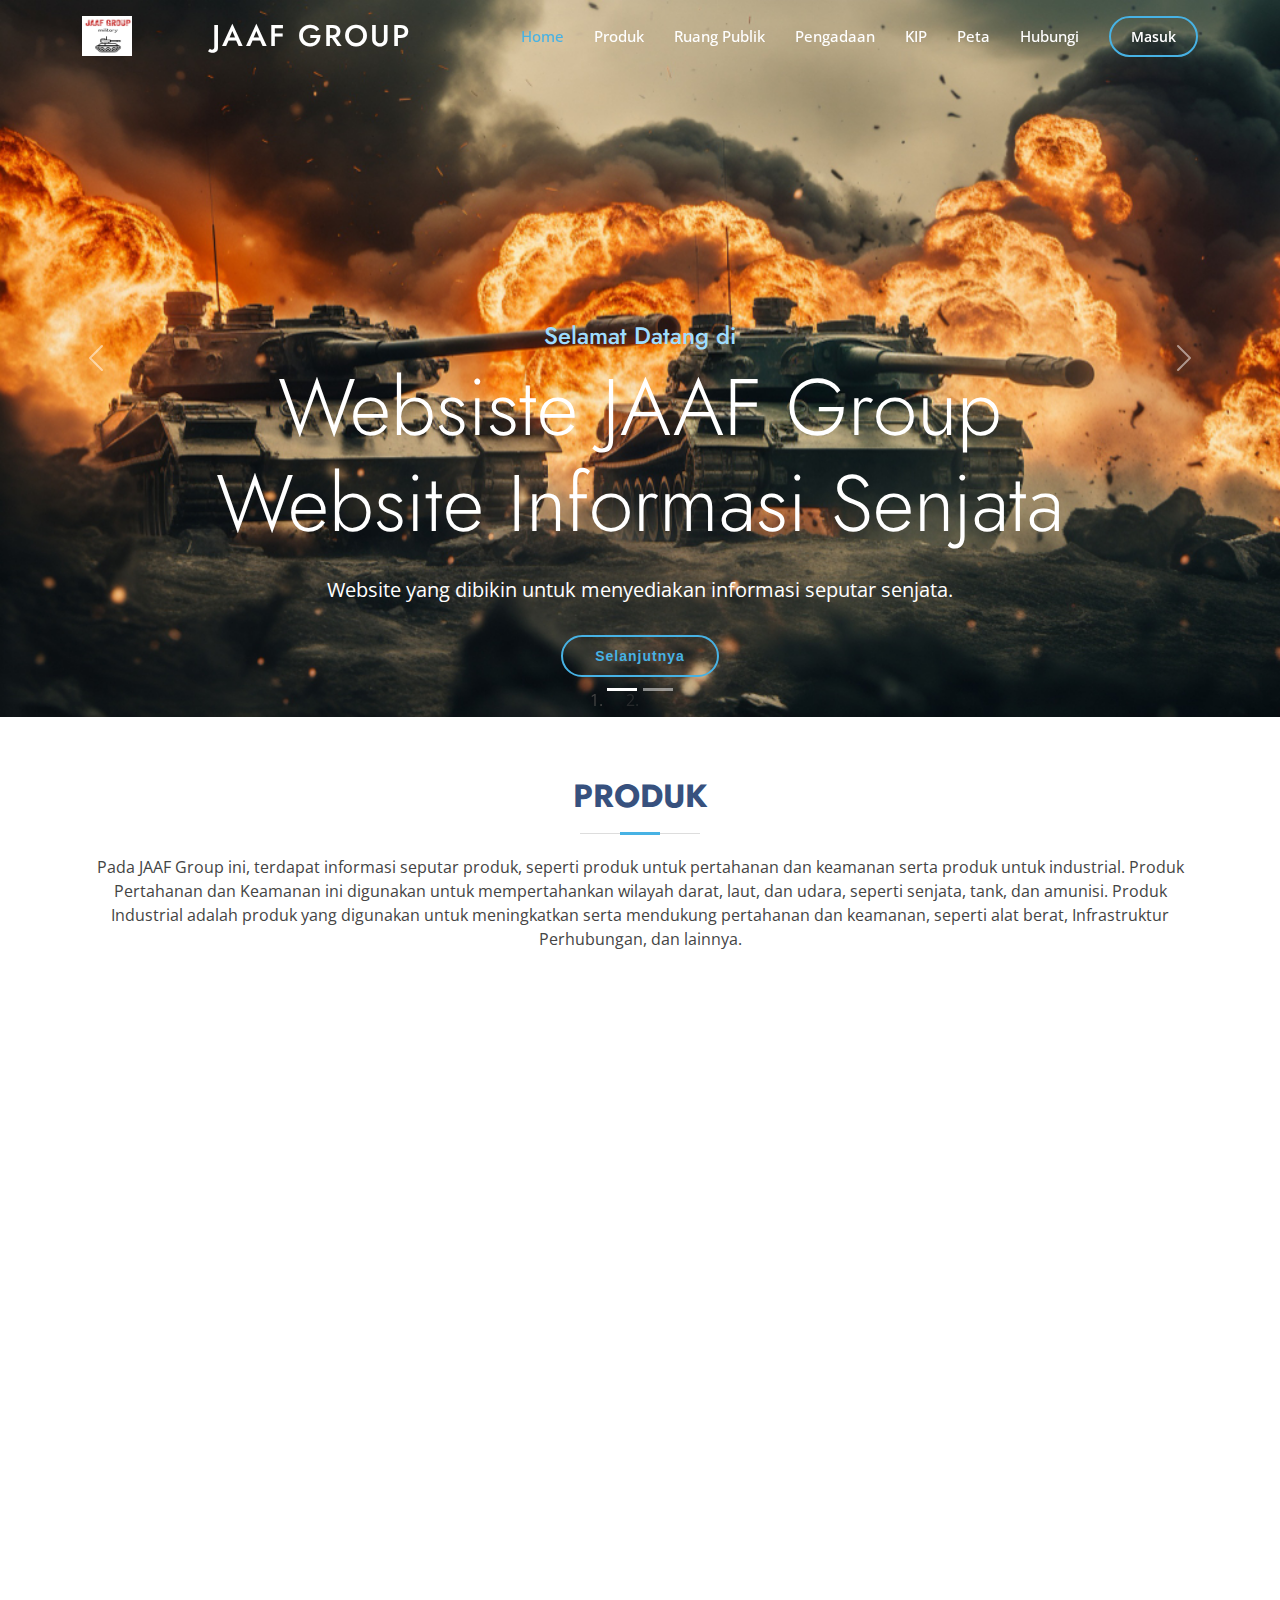
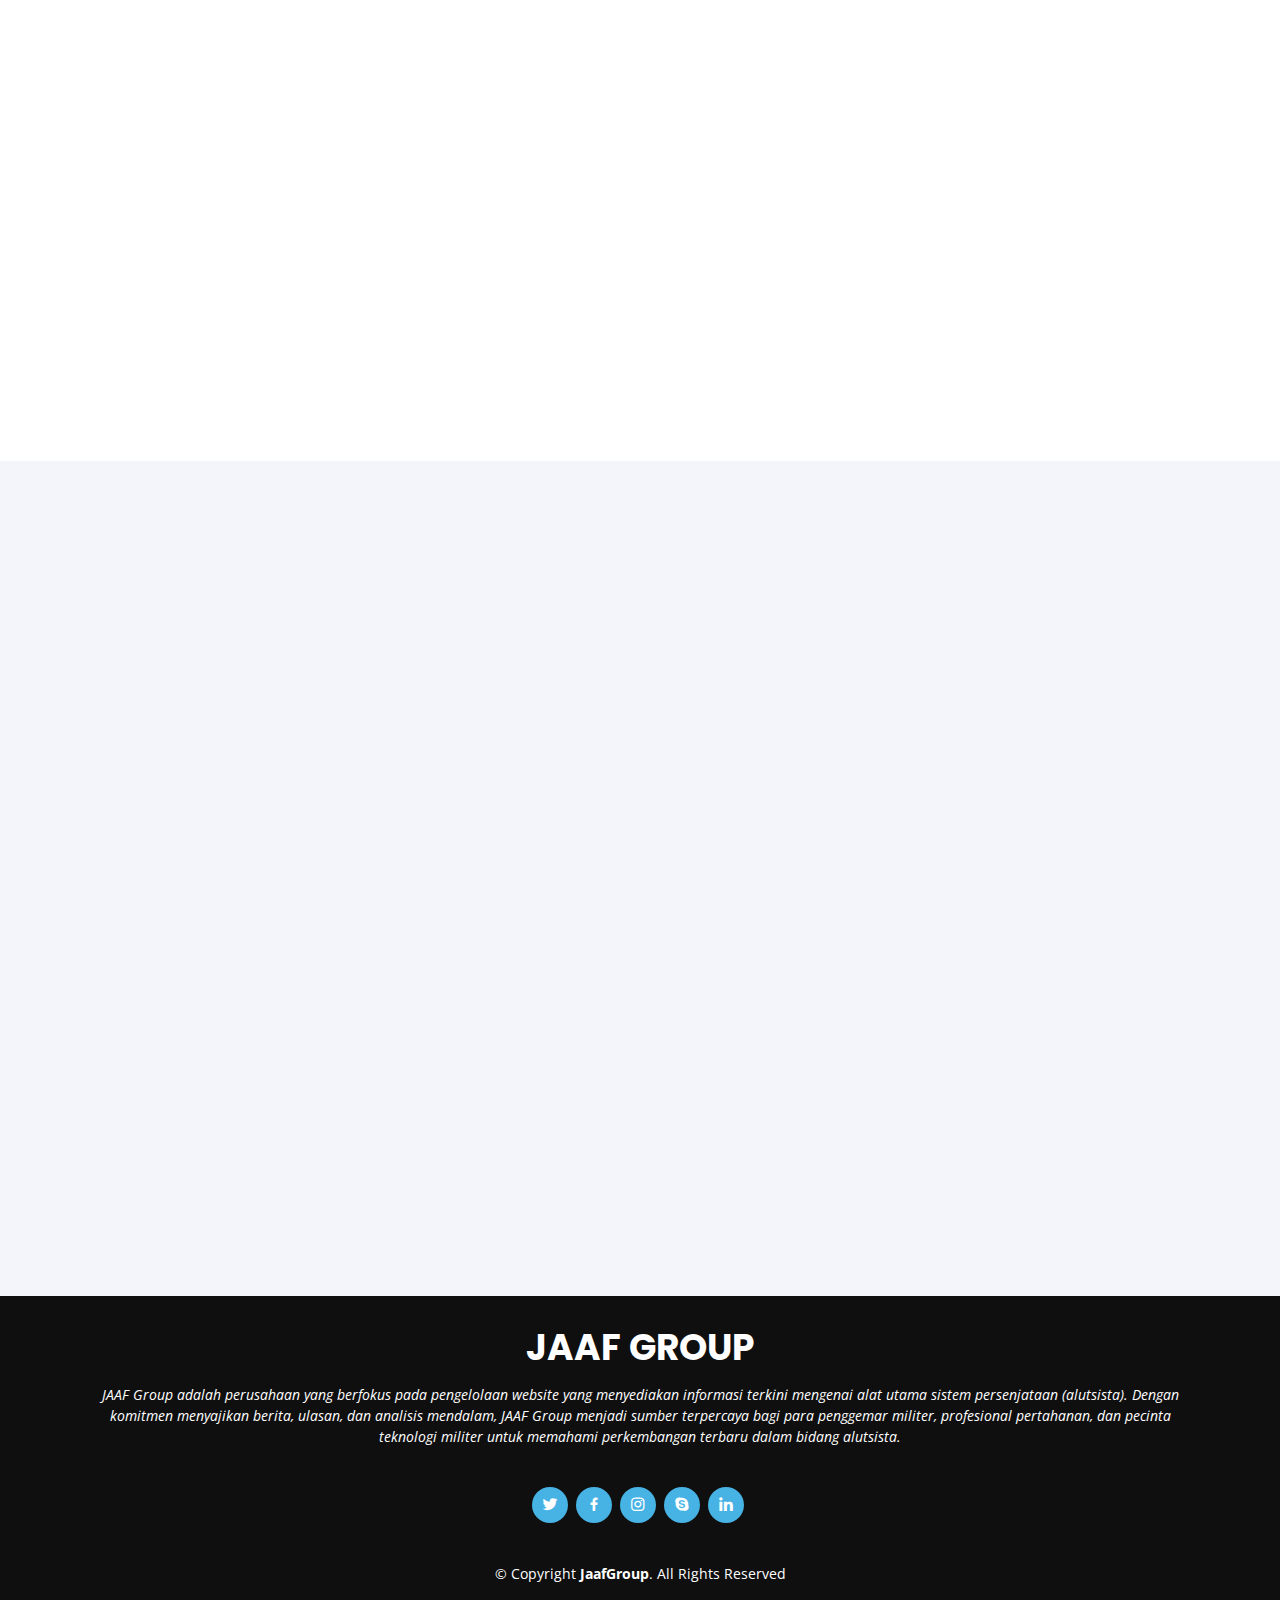
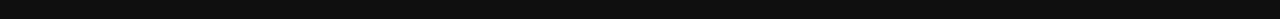
<file: index.html>
<!DOCTYPE html>
<html lang="en">

<head>
  <meta charset="utf-8" />
  <meta name="viewport" content="width=device-width, initial-scale=1" />
  <link href="https://cdn.jsdelivr.net/npm/bootstrap@5.1.3/dist/css/bootstrap.min.css" rel="stylesheet" />
  <title>PT. JAAF GROUP</title>
  <meta content="" name="description" />
  <meta content="" name="keywords" />

  <!-- Favicons -->
  <link href="images/logo.jpeg" rel="icon" />
  <link href="assets/img/apple-touch-icon.png" rel="apple-touch-icon" />

  <!-- Google Fonts -->
  <link
    href="https://fonts.googleapis.com/css?family=Open+Sans:300,300i,400,400i,600,600i,700,700i|Jost:300,300i,400,400i,500,500i,600,600i,700,700i|Poppins:300,300i,400,400i,500,500i,600,600i,700,700i"
    rel="stylesheet" />

  <!-- Vendor CSS Files -->
  <link href="assets/vendor/aos/aos.css" rel="stylesheet" />
  <link href="assets/vendor/bootstrap/css/bootstrap.min.css" rel="stylesheet" />
  <link href="assets/vendor/bootstrap-icons/bootstrap-icons.css" rel="stylesheet" />
  <link href="assets/vendor/boxicons/css/boxicons.min.css" rel="stylesheet" />
  <link href="assets/vendor/glightbox/css/glightbox.min.css" rel="stylesheet" />
  <link href="assets/vendor/remixicon/remixicon.css" rel="stylesheet" />
  <link href="assets/vendor/swiper/swiper-bundle.min.css" rel="stylesheet" />

  <!-- Template Main CSS File -->
  <link href="assets/css/style.css" rel="stylesheet" />
</head>

<body>
  <!-- ======= Header ======= -->
  <header id="header" class="fixed-top">
    <div class="container d-flex align-items-center">
      <a href="index.html" class="logo me-auto"><img src="images/logo.jpeg" alt="logo" width="50" height="50"
          class="img-fluid"></a>
      <h1 class="logo me-auto"><a href="index.html">JAAF GROUP</a></h1>

      <nav id="navbar" class="navbar">
        <ul>
          <li><a class="nav-link scrollto active" href="index.html">Home</a></li>
          <li><a class="nav-link scrollto" href="produk.html">Produk</a></li>
          <li><a class="nav-link scrollto" href="ruang-publik.html">Ruang Publik</a></li>
          <li><a class="nav-link scrollto" href="pengadaan.html">Pengadaan</a></li>
          <li><a class="nav-link scrollto" href="kip.html">KIP</a></li>
          <li><a class="nav-link scrollto" href="peta.html">Peta</a></li>
          <li><a class="nav-link scrollto" href="hubungi.html">Hubungi</a></li>
          <li><a class="getstarted scrollto" href="login.html">Masuk</a></li>
        </ul>
      </nav>
      <!-- .navbar -->
    </div>
  </header>
  <!-- End Header -->

  <!-- ======= Hero Section ======= -->
  <!-- Carousel Start -->
  <div class="container-fluid px-0">
    <div id="carouselId" class="carousel slide" data-bs-ride="carousel">
      <ol class="carousel-indicators">
        <li data-bs-target="#carouselId" data-bs-slide-to="0" class="active" aria-current="true"
          aria-label="First slide"></li>
        <li data-bs-target="#carouselId" data-bs-slide-to="1" aria-label="Second slide"></li>
      </ol>
      <div class="carousel-inner" role="listbox">
        <div class="carousel-item active">
          <img src="images/tank.jpg" width="1500px" class="img-fluid" alt="First slide">
          <div class="carousel-caption">
            <div class="container carousel-content">
              <h6 class="h4 animated fadeInUp" style="color: #9EDDFF;">Selamat Datang di</h6>
              <h1 class="text-white display-1 mb-4 animated fadeInRight">Websiste JAAF Group Website Informasi Senjata
              </h1>
              <p class="mb-4 text-white fs-5 animated fadeInDown">Website yang dibikin untuk menyediakan informasi
                seputar senjata.</p>
              <a href="#" class="btn-learn-more">Selanjutnya</a>
            </div>
          </div>
        </div>
        <div class="carousel-item">
          <img src="images/tank.jpg" width="1500px" class="img-fluid" alt="Second slide">
          <div class="carousel-caption">
            <div class="container carousel-content">
              <h6 class="h4 animated fadeInUp" style="color: #9EDDFF;">Best IT Solutions</h6>
              <h1 class="text-white display-1 mb-4 animated fadeInLeft">Quality Digital Services You Really Need!</h1>
              <p class="mb-4 text-white fs-5 animated fadeInDown">Lorem ipsum dolor sit amet elit. Sed efficitur quis
                purus ut interdum. Pellentesque aliquam dolor eget urna ultricies tincidunt.</p>
              <a href="#" class="btn-learn-more">Selanjutnya</a>
            </div>
          </div>
        </div>
      </div>
      <button class="carousel-control-prev" type="button" data-bs-target="#carouselId" data-bs-slide="prev">
        <span class="carousel-control-prev-icon" aria-hidden="true"></span>
        <span class="visually-hidden">Previous</span>
      </button>
      <button class="carousel-control-next" type="button" data-bs-target="#carouselId" data-bs-slide="next">
        <span class="carousel-control-next-icon" aria-hidden="true"></span>
        <span class="visually-hidden">Next</span>
      </button>
    </div>
  </div>
  <!-- Carousel End -->

  <main id="main">
    <!-- ======= Portfolio Section ======= -->
    <section id="portfolio" class="portfolio">
      <div class="container" data-aos="fade-up">

        <div class="section-title">
          <h2>Produk</h2>
          <p>Pada JAAF Group ini, terdapat informasi seputar produk, seperti produk untuk pertahanan dan keamanan
            serta produk untuk industrial. Produk Pertahanan dan Keamanan ini digunakan untuk mempertahankan wilayah
            darat, laut, dan udara, seperti senjata, tank, dan amunisi. Produk Industrial adalah produk yang digunakan
            untuk meningkatkan serta mendukung pertahanan dan keamanan, seperti alat berat, Infrastruktur Perhubungan,
            dan lainnya.
          </p>
        </div>

        <ul id="portfolio-flters" class="d-flex justify-content-center" data-aos="fade-up" data-aos-delay="100">
          <li data-filter="*" class="filter-active">Semua</li>
          <li data-filter=".filter-app">Pertahanan dan Keamanan</li>
          <li data-filter=".filter-card">Industrial</li>
          <!-- <li data-filter=".filter-web">Web</li> -->
        </ul>

        <div class="row portfolio-container" data-aos="fade-up" data-aos-delay="200">

          <div class="col-lg-4 col-md-6 portfolio-item filter-app">
            <div class="portfolio-img"><img src="images/Produk Pertahanan Keamanan/anoa 6x6 ambulance.jpg"
                class="img-fluid" alt=""></div>
            <div class="portfolio-info">
              <h4>Anoa 6x6 Ambulance</h4>
              <p>Anoa 6x6 Ambulance merupakan varian Anoa yang diperuntukan bagi
                petugas medis dalam melaksanakan tugas perbantuan di medan
                pertempuran. Varian ini dilengkapi dengan berbagai kelengkapan
                medis seperti oksigen serta alat pacu jantung. Tipe ini memiliki
                kapasitas kru 7 orang. Spesifikasi mesin serta alat komunikasi
                sama dengan varian Anoa yang lainnya.</p>
              <!-- Untuk Lihat Gambar Lebih Detail -->
              <a href="images/anoa 6x6 ambulance.jpg" data-gallery="portfolioGallery"
                class="portfolio-lightbox preview-link" title="Anoa 6x6 Ambulance"><i class="bx bx-plus"></i></a>
              <!-- Untuk Klik Lihat Detail -->
              <a href="produk.html" class="details-link" title="More Details"><i class="bx bx-link"></i></a>
            </div>
          </div>

          <div class="col-lg-4 col-md-6 portfolio-item filter-card">
            <div class="portfolio-img"><img src="images/produk industrial/geoPENTOSEIS.jpg" class="img-fluid" alt=""></div>
            <div class="portfolio-info">
              <h4>geoPENTOSEIS</h4>
              <p>geoPENTOSEIS adalah booster yang memiliki energi yang tinggi,
                kecepatan tinggi dan didesain secara khusus untuk aplikasi
                eksplorasi Seismik. Booster ini menggunakan tabung
                plastik berisi campuran bahan peledak tipe pentolite dan
                berat 500 gram.</p>
              <!-- Untuk Lihat Gambar Lebih Detail -->
              <a href="images/produk industrial/geoPENTOSEIS.jpg" data-gallery="portfolioGallery"
                class="portfolio-lightbox preview-link" title="geoPENTOSEIS"><i class="bx bx-plus"></i></a>
              <!-- Untuk Lihat Detail -->
              <a href="produk.html" class="details-link" title="More Details"><i class="bx bx-link"></i></a>
            </div>
          </div>

          <div class="col-lg-4 col-md-6 portfolio-item filter-app">
            <div class="portfolio-img"><img src="images/Produk Pertahanan Keamanan/anoa 6x6 ambulance.jpg"
                class="img-fluid" alt=""></div>
            <div class="portfolio-info">
              <h4>Anoa 6x6 Command</h4>
              <p>Varian Anoa 6x6 yang didesain untuk menjadi kendaraan bagi
                komandan dalam memimpin serta mengarahkan pasukan dalam
                pertempuran. Memiliki kapasitas 7 orang personel termasuk
                pengemudi, Anoa tipe Command Memiliki top speed 80 km/h pada
                jalan raya dengan daya jelajah 600 kilometer dengan daya
                maksimal 320 Horsepower.</p>
              <!-- Untuk Lihat Gambar Lebih Detail -->
              <a href="images/anoa 6x6 ambulance.jpg" data-gallery="portfolioGallery"
                class="portfolio-lightbox preview-link" title="Anoa 6x6 Command"><i class="bx bx-plus"></i></a>
              <!-- Untuk Klik Lihat Detail -->
              <a href="produk.html" class="details-link" title="More Details"><i class="bx bx-link"></i></a>
            </div>
          </div>

          <div class="col-lg-4 col-md-6 portfolio-item filter-card">
            <div class="portfolio-img"><img src="images/produk industrial/exsacava 55.jpg" class="img-fluid" alt="">
            </div>
            <div class="portfolio-info">
              <h4>Excava 55</h4>
              <p>Excava 55 adalah salah satu varian excavator kelas mini yang
                dikembangkan untuk memenuhi kebutuhan operasi alat berat di
                kondisi yang memerlukan kelincahan untuk bermanuver di ruang
                sempit dan terbatas. Meskipun berbadan mini, Excava 55
                dilengkapi dengan tenaga sebesar 48.3 HP yang dihasilkan dari
                mesin diesel 4 silinder.</p>
              <!-- Untuk Lihat Gambar Lebih Detail -->
              <a href="images/produk industrial/exsacava 55.jpg" data-gallery="portfolioGallery"
                class="portfolio-lightbox preview-link" title="Excava 55"><i class="bx bx-plus"></i></a>
              <!-- Untuk Lihat Detail -->
              <a href="produk.html" class="details-link" title="More Details"><i class="bx bx-link"></i></a>
            </div>
          </div>

          <div class="col-lg-4 col-md-6 portfolio-item filter-app">
            <div class="portfolio-img"><img src="images/Produk Pertahanan Keamanan/anoa 6x6 recovery.jpg"
                class="img-fluid" alt="">
            </div>
            <div class="portfolio-info">
              <h4>Anoa 6x6 Recovery</h4>
              <p>Varian khusus dari keluarga Anoa 6x6 yang dilengkapi dengan
                berbagai kelengkapan recovery seperti Boom Crane dengan beban
                maksimal 6 ton, Winch dengan beban maksimal 15 ton, serta Jack
                Stand hidrolis. Anoa tipe recovery memiliki kapasitas 5 orang
                personel termasuk pengemudi. Tipe ini memiliki mesin serta
                kelengkapan komunikasi yang sama dengan Anoa tipe yang lainnya.</p>
              <!-- Untuk Lihat Gambar Lebih Detail -->
              <a href="images/anoa 6x6 ambulance.jpg" data-gallery="portfolioGallery"
                class="portfolio-lightbox preview-link" title="Anoa 6x6 Recovery"><i class="bx bx-plus"></i></a>
              <!-- Untuk Klik Lihat Detail -->
              <a href="produk.html" class="details-link" title="More Details"><i class="bx bx-link"></i></a>
            </div>
          </div>

          <div class="col-lg-4 col-md-6 portfolio-item filter-card">
            <div class="portfolio-img"><img src="images/produk industrial/excava 200 Amphibious.jpg" class="img-fluid"alt=""></div>
            <div class="portfolio-info">
              <h4>Excava 200 Amphibious</h4>
              <p>Excava200 Amphibious adalah produk ekskavator PT Pindad varian
                amfibius dengan kelas 20 ton. Dengan didukung instalasi pontoon,
                Excavator tipe ini dapat melakukan pengerukan dalam posisi
                terapung di perairan dangkal, sehingga cocok digunakan untuk 
                operasi di perairan dangkal seperti di sungai, daerah rawa, dan
                operasi-operasi lainnya yang tidak dapat dilakukan oleh
                ekskavator normal.</p>
              <!-- Untuk Lihat Gambar Lebih Detail -->
              <a href="images/produk industrial/excava 200 Amphibious.jpg" data-gallery="portfolioGallery"
                class="portfolio-lightbox preview-link" title="Excava 200 Amphibious"><i class="bx bx-plus"></i></a>
              <!-- Untuk Lihat Detail -->
              <a href="produk.html" class="details-link" title="More Details"><i class="bx bx-link"></i></a>
            </div>
          </div>
        </div>
      </div>
    </section><!-- End Portfolio Section -->

        <!-- ======= Services Section ======= -->
        <section id="services" class="services section-bg">
          <div class="container" data-aos="fade-up">
    
            <div class="section-title">
              <h2>Berita</h2>
              <p>Berikut beberapa berita seputar pertahanan, kemanan, senjata, dan lainnya : </p>
            </div>
    
            <div class="row">
              <div class="col-xl-4 col-md-6 d-flex align-items-stretch" data-aos="zoom-in" data-aos-delay="100">
                <div class="icon-box">
                  <div class="icon"><img src="images/berita/anggaran alutsista meningkat 2024.jpg" class="card-img-top" alt="..." /></div>
                  <h4><a href="">Pemerintah Diminta Tunda Kenaikan Anggaran di Kemenhan untuk 2024</a></h4>
                  <p>Koalisi Masyarakat Sipil untuk reformasi sektor keamanan
                    menyoroti kenaikan anggaran yang terjadi di Kementerian
                    Pertahanan (Kemenhan) untuk 2024. Sebelumnya, kenaikan itu
                    diungkapkan oleh Kementerian Keuangan (Kemenkeu), adapun
                    sumbernya dari pinjaman luar negeri sebesar USD 4 miliar atau
                    setara dengan Rp 61,58 triliun.</p><br>
                    <a href="#" class="btn-learn-more">Selanjutnya</a>
                </div>
              </div>
    
              <div class="col-xl-4 col-md-6 d-flex align-items-stretch mt-4 mt-md-0" data-aos="zoom-in" data-aos-delay="200">
                <div class="icon-box">
                  <div class="icon"><img src="images/berita/utang alutsista naik 2024.jpg" class="card-img-top" alt="..." /></div>
                  <h4><a href="">Sri Mulyani Ungkap Alokasi Utang Alutsista Naik Jadi Rp 385 Triliun</a></h4>
                  <p>Menteri Keuangan Sri Mulyani Indrawati mengungkapkan pemerintah
                    telah sepakat untuk meningkatkan pinjaman luar negeri untuk
                    belanja senjata alias Alat Utama Sistem Senjata (alutsista). Hal
                    ini diputuskan dalam rapat terbatas dengan Presiden Joko Widodo
                    (Jokowi) yang dilakukan di Istana Bogor, Selasa kemarin.</p><br>
                    <a href="#" class="btn-learn-more">Selanjutnya</a>
                </div>
              </div>
    
              <div class="col-xl-4 col-md-6 d-flex align-items-stretch mt-4 mt-xl-0" data-aos="zoom-in" data-aos-delay="300">
                <div class="icon-box">
                  <div class="icon"><img src="images/berita/arahan jokowi ttg alutsista terbaru.jpg" class="card-img-top" alt="..." /></div>
                  <h4><a href="">Arahan Jokowi soal Alutsista: Produk Dalam Negeri dan Skala Prioritas</a></h4>
                  <p>TNI memperingati hari jadinya ke-78 di Monas, Jakarta Pusat
                    (Jakpus). Di momen ini, Presiden Joko Widodo (Jokowi) yang
                    memimpin upacara HUT TNI menyampaikan arahan terkait alat utama
                    sistem senjata (alutsista). Jokowi mulanya menegaskan
                    modernisasi alutsista penting. Dan hal itu berdampak pada
                    perkembangan industri pertahanan dalam negeri.</p><br>
                    <a href="#" class="btn-learn-more">Selanjutnya</a>
                </div>
              </div>
            </div>
          </div>
        </section><!-- End Services Section -->
  </main>

  <!-- ======= Footer ======= -->
  <footer id="footer">
    <div class="container">
      <h3>JAAF GROUP</h3>
      <p>JAAF Group adalah perusahaan yang berfokus pada pengelolaan
        website yang menyediakan informasi terkini mengenai alat utama
        sistem persenjataan (alutsista). Dengan komitmen menyajikan
        berita, ulasan, dan analisis mendalam, JAAF Group menjadi sumber
        terpercaya bagi para penggemar militer, profesional pertahanan,
        dan pecinta teknologi militer untuk memahami perkembangan terbaru
        dalam bidang alutsista.</p>
      <div class="social-links">
        <a href="#" class="twitter"><i class="bx bxl-twitter"></i></a>
        <a href="#" class="facebook"><i class="bx bxl-facebook"></i></a>
        <a href="https://instagram.com/jaozaqz?igshid=NzZlODBkYWE4Ng==" class="instagram"><i class="bx bxl-instagram"></i></a>
        <a href="#" class="google-plus"><i class="bx bxl-skype"></i></a>
        <a href="https://www.linkedin.com/in/jaoza-haqquesda-daffa-9a411a152/" class="linkedin"><i class="bx bxl-linkedin"></i></a>
      </div>
      <div class="copyright">
        &copy; Copyright <strong><span>JaafGroup</span></strong>. All Rights Reserved
      </div>
    </div>
  </footer><!-- End Footer -->

  <div id="preloader"></div>
  <a href="#" class="back-to-top d-flex align-items-center justify-content-center"><i class="bi bi-arrow-up-short"></i></a>

  <!-- Vendor JS Files -->
  <script src="assets/vendor/aos/aos.js"></script>
  <script src="assets/vendor/bootstrap/js/bootstrap.bundle.min.js"></script>
  <script src="assets/vendor/glightbox/js/glightbox.min.js"></script>
  <script src="assets/vendor/isotope-layout/isotope.pkgd.min.js"></script>
  <script src="assets/vendor/swiper/swiper-bundle.min.js"></script>
  <script src="assets/vendor/waypoints/noframework.waypoints.js"></script>
  <script src="assets/vendor/php-email-form/validate.js"></script>


  <!-- Template Main JS File -->
  <script src="assets/js/main.js"></script>

  <script src="https://cdn.jsdelivr.net/npm/bootstrap@5.1.3/dist/js/bootstrap.bundle.min.js"></script>
</body>

</html>
</file>
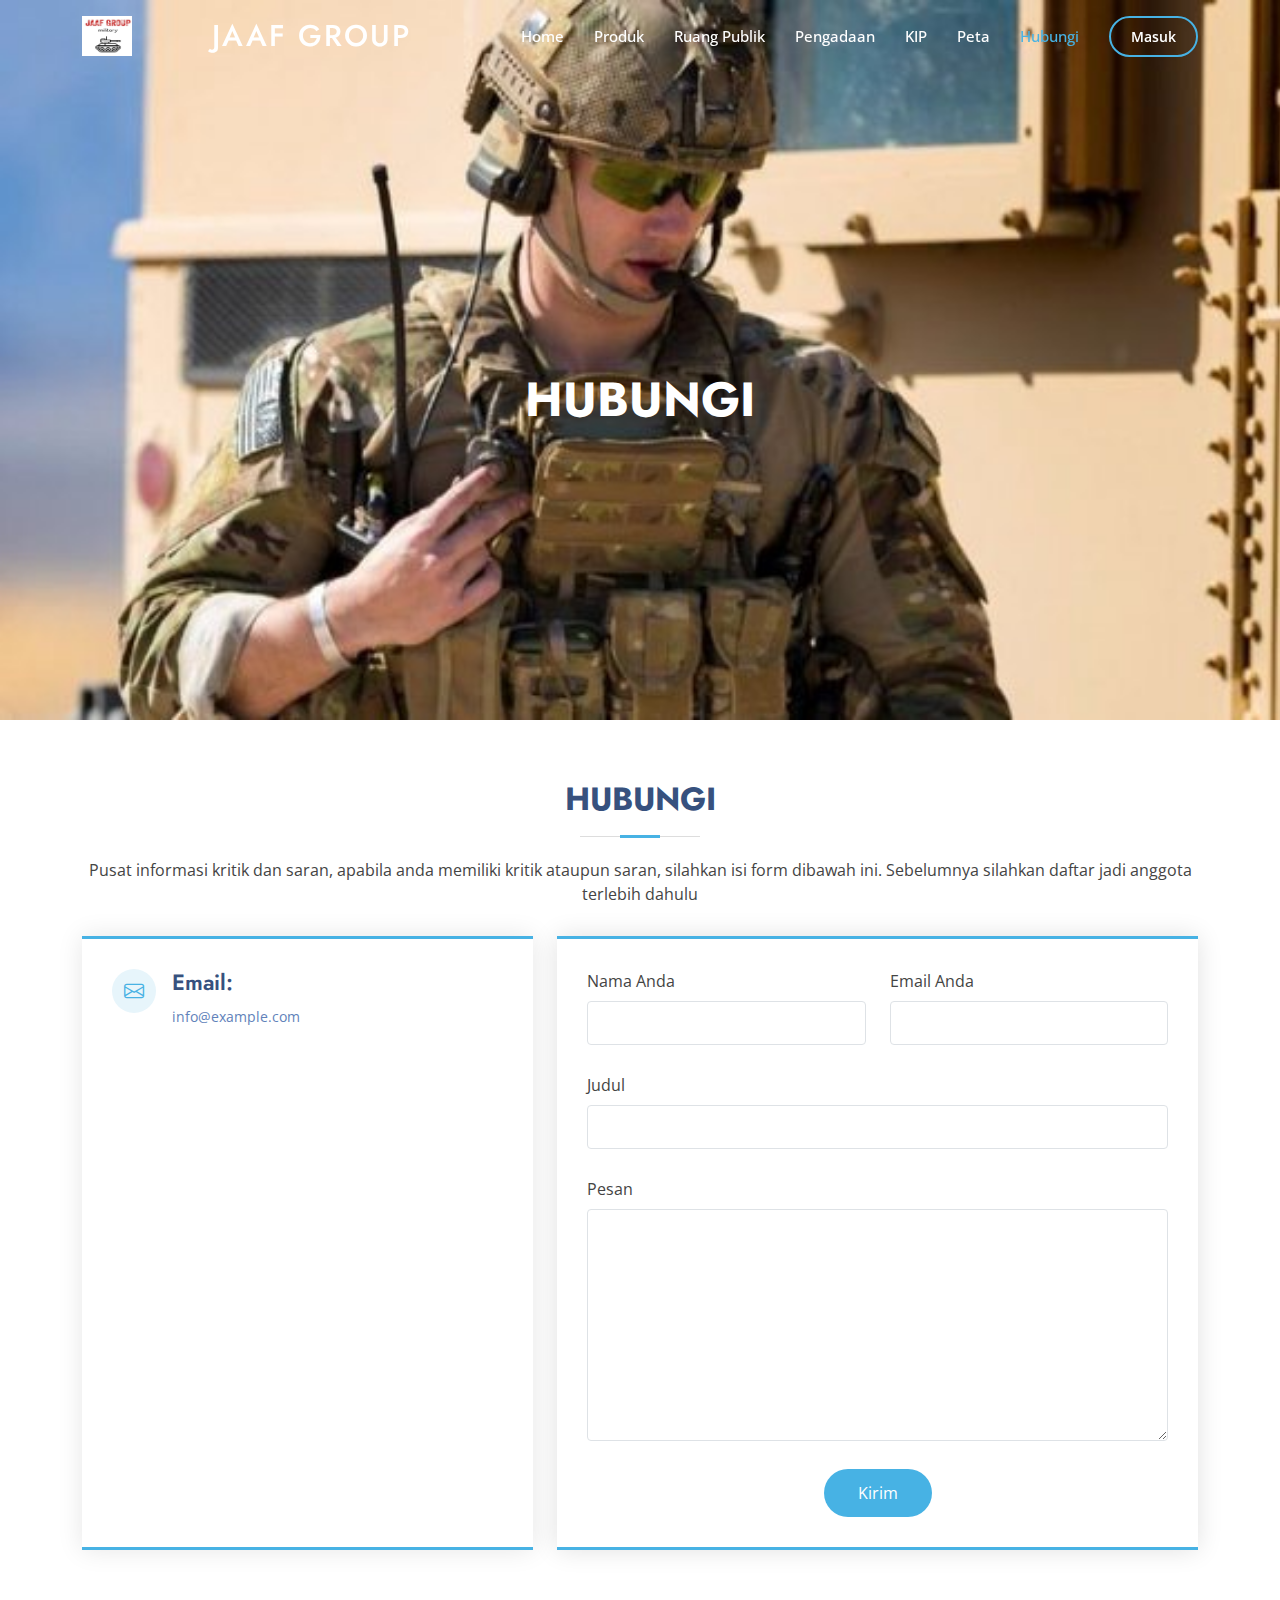
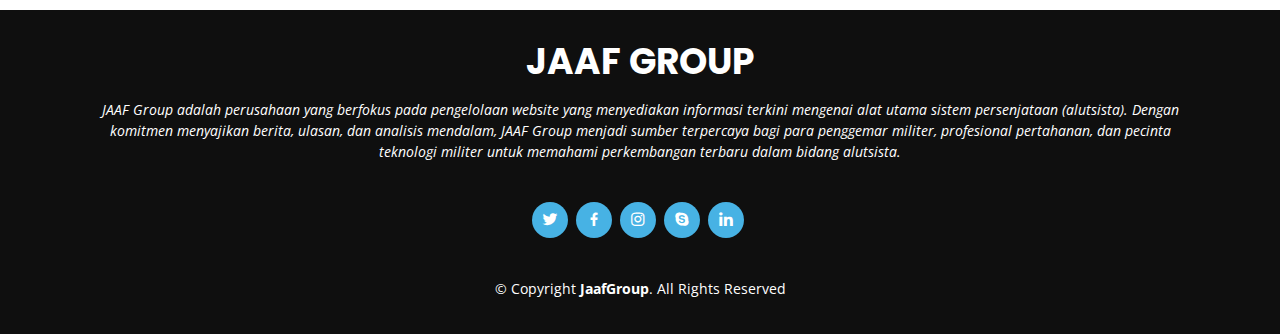
<file: hubungi.html>
<!doctype html>
<html lang="en">
<head>
    <meta charset="utf-8" />
    <meta name="viewport" content="width=device-width, initial-scale=1" />
    <link href="https://cdn.jsdelivr.net/npm/bootstrap@5.1.3/dist/css/bootstrap.min.css" rel="stylesheet" />
    <title>PT. JAAF GROUP</title>
    <meta content="" name="description" />
    <meta content="" name="keywords" />
  
    <!-- Favicons -->
    <link href="images/logo.jpeg" rel="icon" />
    <link href="assets/img/apple-touch-icon.png" rel="apple-touch-icon" />
  
    <!-- Google Fonts -->
    <link
      href="https://fonts.googleapis.com/css?family=Open+Sans:300,300i,400,400i,600,600i,700,700i|Jost:300,300i,400,400i,500,500i,600,600i,700,700i|Poppins:300,300i,400,400i,500,500i,600,600i,700,700i"
      rel="stylesheet" />
  
    <!-- Vendor CSS Files -->
    <link href="assets/vendor/aos/aos.css" rel="stylesheet" />
    <link href="assets/vendor/bootstrap/css/bootstrap.min.css" rel="stylesheet" />
    <link href="assets/vendor/bootstrap-icons/bootstrap-icons.css" rel="stylesheet" />
    <link href="assets/vendor/boxicons/css/boxicons.min.css" rel="stylesheet" />
    <link href="assets/vendor/glightbox/css/glightbox.min.css" rel="stylesheet" />
    <link href="assets/vendor/remixicon/remixicon.css" rel="stylesheet" />
    <link href="assets/vendor/swiper/swiper-bundle.min.css" rel="stylesheet" />
  
    <!-- Template Main CSS File -->
    <link href="assets/css/style.css" rel="stylesheet" />
</head>
<body>
           <!-- ======= Header ======= -->
  <header id="header" class="fixed-top">
    <div class="container d-flex align-items-center">
      <a href="index.html" class="logo me-auto"><img src="images/logo.jpeg" alt="logo" width="50" height="50"
          class="img-fluid"></a>
      <h1 class="logo me-auto"><a href="index.html">JAAF GROUP</a></h1>

      <nav id="navbar" class="navbar">
        <ul>
          <li><a class="nav-link scrollto" href="index.html">Home</a></li>
          <li><a class="nav-link scrollto" href="produk.html">Produk</a></li>
          <li><a class="nav-link scrollto" href="ruang-publik.html">Ruang Publik</a></li>
          <li><a class="nav-link scrollto" href="pengadaan.html">Pengadaan</a></li>
          <li><a class="nav-link scrollto" href="kip.html">KIP</a></li>
          <li><a class="nav-link scrollto" href="peta.html">Peta</a></li>
          <li><a class="nav-link scrollto active" href="hubungi.html">Hubungi</a></li>
          <li><a class="getstarted scrollto" href="login.html">Masuk</a></li>
        </ul>
      </nav>
      <!-- .navbar -->
    </div>
  </header>
  <!-- End Header -->

  <!-- ======= Hero Section ======= -->
  <section id="hero" class="d-flex align-items-center" style="background-image: url(images/hubungi.jpg); background-size: cover;">

    <div class="container">
      <div class="row">
        <div class="justify-content-center section-title" data-aos="fade-up" data-aos-delay="200">
            <br><br>
          <h1>HUBUNGI</h1>
          <!-- <h2>Senjata yang menarik adalah inovatif, akurat, dan efektif dalam menjalankan fungsinya. Dengan desain ergonomis dan teknologi canggih, senjata ini memberikan performa maksimal dalam situasi apapun. Kekuatan, presisi, dan daya tembaknya membuatnya menjadi pilihan utama bagi para profesional pertahanan atau pecinta senjata yang menghargai kualitas dan performa yang unggul.</h2> -->
        </div>
        <!-- <div class="col-lg-6 order-1 order-lg-2 hero-img" data-aos="zoom-in" data-aos-delay="200">
          <img src="images/tni_bersenjata.png" class="img-fluid animated" alt="">
        </div> -->
      </div>
    </div>
  </section><!-- End Hero -->

    <!-- ======= Contact Section ======= -->
    <section id="contact" class="contact">
        <div class="container" data-aos="fade-up">
            <div class="section-title">
                <h2>Hubungi</h2>
                <p>Pusat informasi kritik dan saran, apabila anda memiliki kritik ataupun saran, 
                    silahkan isi form dibawah ini. Sebelumnya silahkan daftar jadi anggota terlebih dahulu
                </p>
              </div>
          <div class="row">
  
            <div class="col-lg-5 d-flex align-items-stretch">
              <div class="info">
  
                <div class="email">
                  <i class="bi bi-envelope"></i>
                  <h4>Email:</h4>
                  <p>info@example.com</p>
                </div>
                </div>
  
            </div>
  
            <div class="col-lg-7 mt-5 mt-lg-0 d-flex align-items-stretch">
              <form action="forms/contact.php" method="post" role="form" class="php-email-form">
                <div class="row">
                  <div class="form-group col-md-6">
                    <label for="name">Nama Anda</label>
                    <input type="text" name="name" class="form-control" id="name" required>
                  </div>
                  <div class="form-group col-md-6">
                    <label for="name">Email Anda</label>
                    <input type="email" class="form-control" name="email" id="email" required>
                  </div>
                </div>
                <div class="form-group">
                  <label for="name">Judul</label>
                  <input type="text" class="form-control" name="subject" id="subject" required>
                </div>
                <div class="form-group">
                  <label for="name">Pesan</label>
                  <textarea class="form-control" name="message" rows="10" required></textarea>
                </div>
                <div class="my-3">
                  <div class="loading">Loading</div>
                  <div class="error-message"></div>
                  <div class="sent-message">Your message has been sent. Thank you!</div>
                </div>
                <div class="text-center"><button type="submit">Kirim</button></div>
              </form>
            </div>
  
          </div>
  
        </div>
      </section><!-- End Contact Section -->

           <!-- ======= Footer ======= -->
           <footer id="footer">
            <div class="container">
              <h3>JAAF GROUP</h3>
              <p>JAAF Group adalah perusahaan yang berfokus pada pengelolaan
                website yang menyediakan informasi terkini mengenai alat utama
                sistem persenjataan (alutsista). Dengan komitmen menyajikan
                berita, ulasan, dan analisis mendalam, JAAF Group menjadi sumber
                terpercaya bagi para penggemar militer, profesional pertahanan,
                dan pecinta teknologi militer untuk memahami perkembangan terbaru
                dalam bidang alutsista.</p>
              <div class="social-links">
                <a href="#" class="twitter"><i class="bx bxl-twitter"></i></a>
                <a href="#" class="facebook"><i class="bx bxl-facebook"></i></a>
                <a href="https://instagram.com/jaozaqz?igshid=NzZlODBkYWE4Ng==" class="instagram"><i class="bx bxl-instagram"></i></a>
                <a href="#" class="google-plus"><i class="bx bxl-skype"></i></a>
                <a href="https://www.linkedin.com/in/jaoza-haqquesda-daffa-9a411a152/" class="linkedin"><i class="bx bxl-linkedin"></i></a>
              </div>
              <div class="copyright">
                &copy; Copyright <strong><span>JaafGroup</span></strong>. All Rights Reserved
              </div>
            </div>
          </footer><!-- End Footer -->
          <div id="preloader"></div>
          <a href="#" class="back-to-top d-flex align-items-center justify-content-center"><i class="bi bi-arrow-up-short"></i></a>
        
          <!-- Vendor JS Files -->
          <script src="assets/vendor/aos/aos.js"></script>
          <script src="assets/vendor/bootstrap/js/bootstrap.bundle.min.js"></script>
          <script src="assets/vendor/glightbox/js/glightbox.min.js"></script>
          <script src="assets/vendor/isotope-layout/isotope.pkgd.min.js"></script>
          <script src="assets/vendor/swiper/swiper-bundle.min.js"></script>
          <script src="assets/vendor/waypoints/noframework.waypoints.js"></script>
          <script src="assets/vendor/php-email-form/validate.js"></script>
        
        
          <!-- Template Main JS File -->
          <script src="assets/js/main.js"></script>
        
  <script src="https://cdn.jsdelivr.net/npm/bootstrap@5.1.3/dist/js/bootstrap.bundle.min.js"></script>
</body>
</html>
</file>
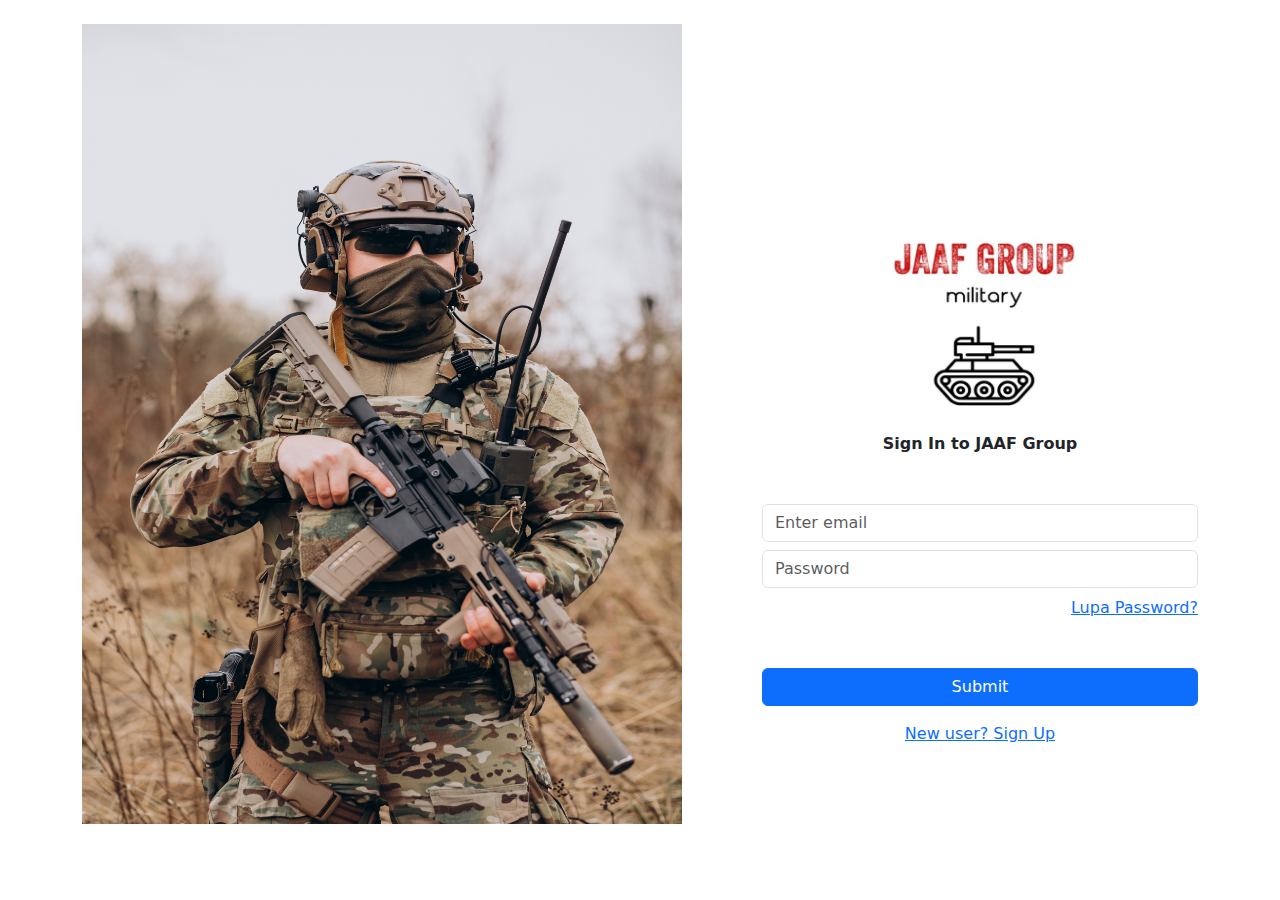
<file: login.html>
<!doctype html>
<html lang="en">
<head>
  <meta charset="utf-8">
  <meta name="viewport" content="width=device-width, initial-scale=1">
  <link href="https://cdn.jsdelivr.net/npm/bootstrap@5.1.3/dist/css/bootstrap.min.css" rel="stylesheet">
  <title>PT. JAAF GROUP</title>
</head>
<body>

    <div class="container mt-4">
        <div class="d-flex justify-content-stretch" style="gap:5rem;">
            <div style="width: 800px;">
                <img src="images/login.jpg" alt="" style="width: 600px; height: 800px;">
            </div>
            <div style="width: 800px;">
                <div class="d-flex justify-content-center" style="margin-top:200px;">
                    <img src="images/logo.jpeg" alt="" style="width: 200px; height: 200px;">
                </div>
                <div class="d-flex justify-content-center my-2">
                    <b>Sign In to JAAF Group</b>
                </div>
                <br>
                <div class="d-flex justify-content-center my-2">
                    <div class="row">
                            <div class="form-group">
                            <div class="input-group">
                                <input type="email" class="form-control mt-2" id="emailInput" placeholder="Enter email" aria-label="Email" aria-describedby="email-addon">
                            </div>
                            </div>
                            <div class="form-group">
                            <div class="input-group">
                                <input type="password" class="form-control mt-2" id="passwordInput" placeholder="Password" aria-label="Password" aria-describedby="password-addon">
                            </div>
                            </div>
                            <div class="form-group">
                            <div class="d-flex justify-content-end mt-2">
                                <a href="">Lupa Password?</a>
                            </div>
                            <br><br>
                            <button type="submit" class="btn btn-primary w-100 mb-3">Submit</button>
                            </div>
                            <center>
                                <a href="register.html">
                                    New user? Sign Up
                                </a>
                            </center>
                    </div>
                </div>
            </div>
        </div>
    </div>

  

  <script src="https://cdn.jsdelivr.net/npm/bootstrap@5.1.3/dist/js/bootstrap.bundle.min.js"></script>
</body>
</html>
</file>
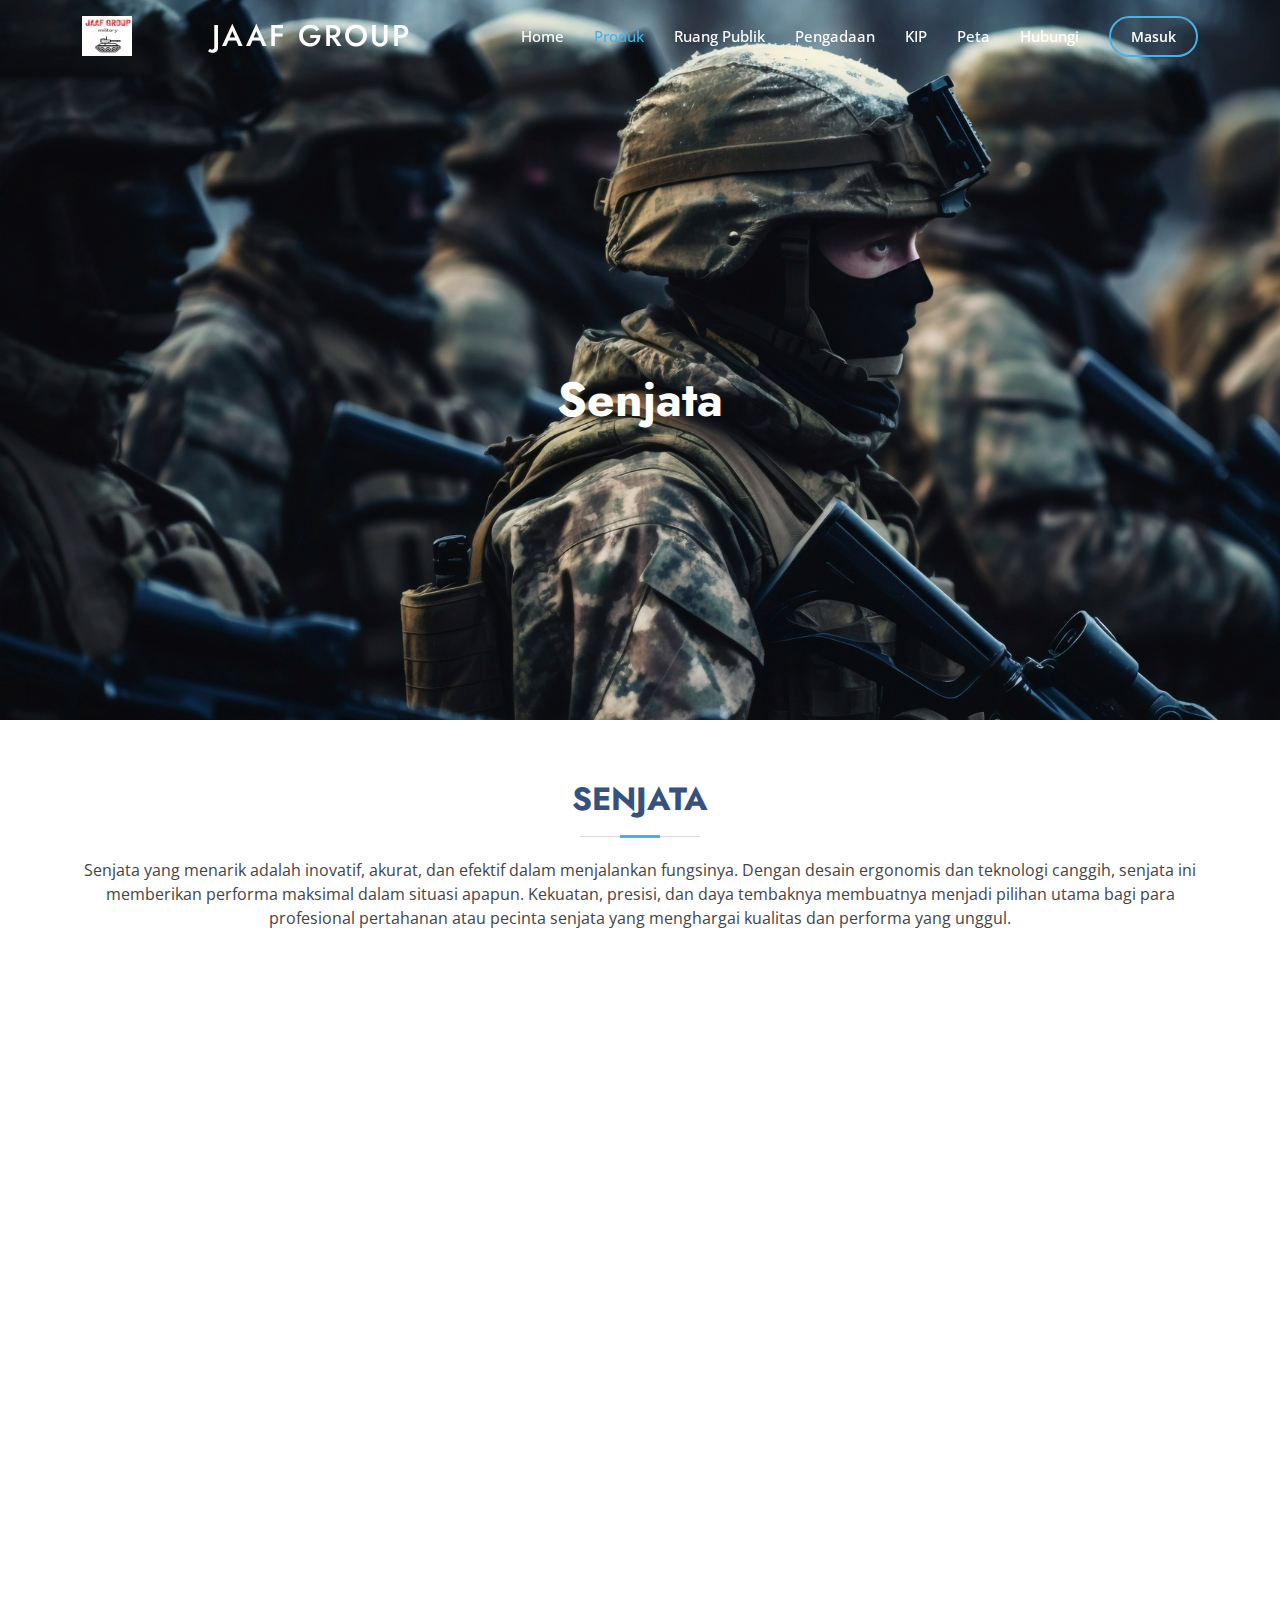
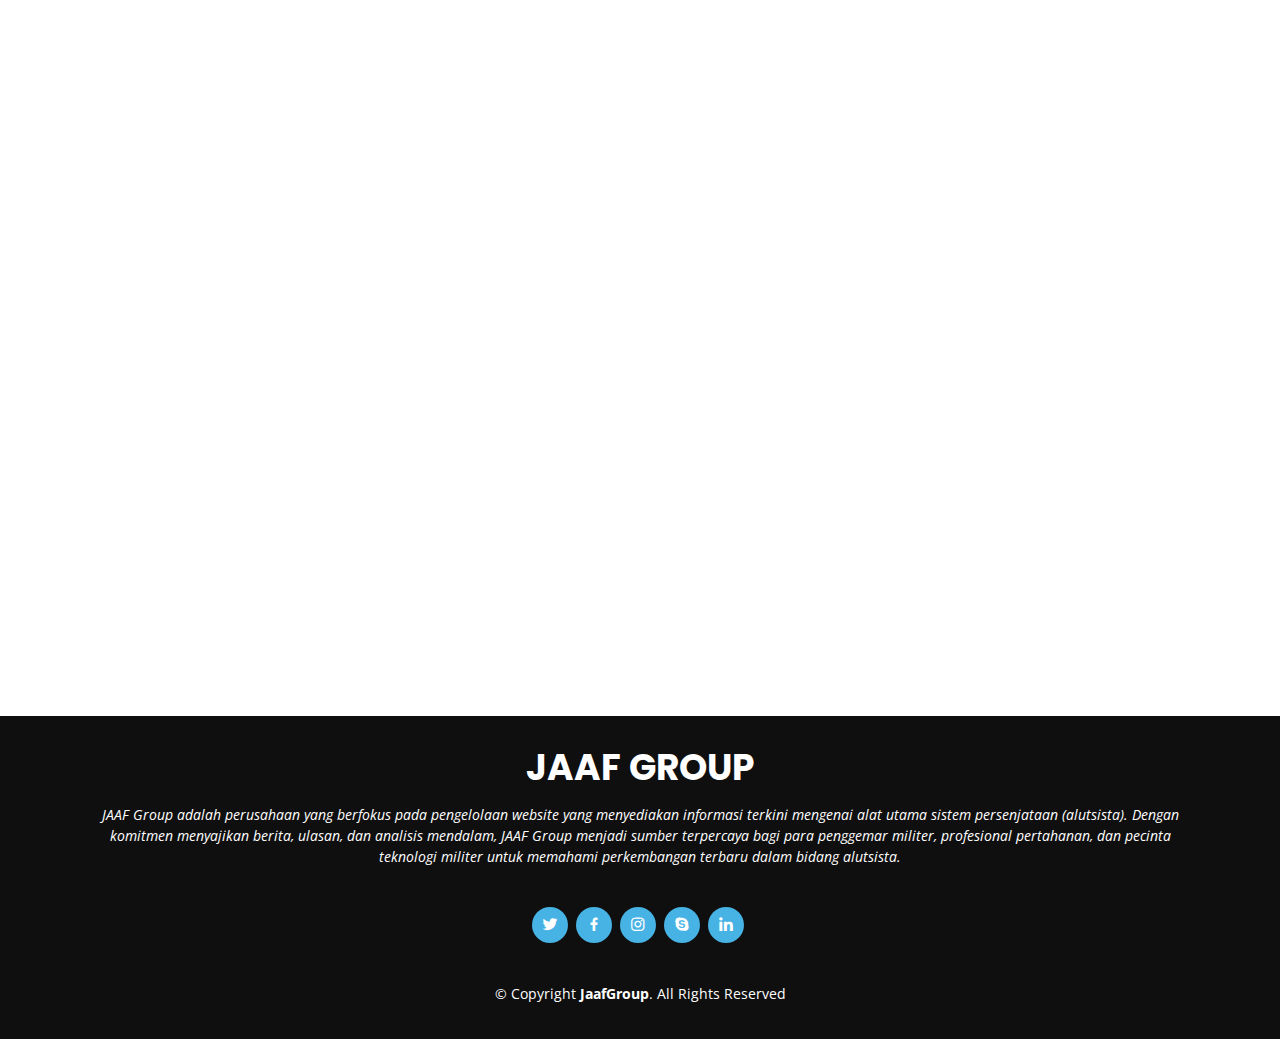
<file: produk.html>
<!doctype html>
<html lang="en">
<head>
    <meta charset="utf-8" />
    <meta name="viewport" content="width=device-width, initial-scale=1" />
    <link href="https://cdn.jsdelivr.net/npm/bootstrap@5.1.3/dist/css/bootstrap.min.css" rel="stylesheet" />
    <title>PT. JAAF GROUP</title>
    <meta content="" name="description" />
    <meta content="" name="keywords" />
  
    <!-- Favicons -->
    <link href="images/logo.jpeg" rel="icon" />
    <link href="assets/img/apple-touch-icon.png" rel="apple-touch-icon" />
  
    <!-- Google Fonts -->
    <link
      href="https://fonts.googleapis.com/css?family=Open+Sans:300,300i,400,400i,600,600i,700,700i|Jost:300,300i,400,400i,500,500i,600,600i,700,700i|Poppins:300,300i,400,400i,500,500i,600,600i,700,700i"
      rel="stylesheet" />
  
    <!-- Vendor CSS Files -->
    <link href="assets/vendor/aos/aos.css" rel="stylesheet" />
    <link href="assets/vendor/bootstrap/css/bootstrap.min.css" rel="stylesheet" />
    <link href="assets/vendor/bootstrap-icons/bootstrap-icons.css" rel="stylesheet" />
    <link href="assets/vendor/boxicons/css/boxicons.min.css" rel="stylesheet" />
    <link href="assets/vendor/glightbox/css/glightbox.min.css" rel="stylesheet" />
    <link href="assets/vendor/remixicon/remixicon.css" rel="stylesheet" />
    <link href="assets/vendor/swiper/swiper-bundle.min.css" rel="stylesheet" />
  
    <!-- Template Main CSS File -->
    <link href="assets/css/style.css" rel="stylesheet" />
</head>

<body>
  <!-- ======= Header ======= -->
  <header id="header" class="fixed-top">
    <div class="container d-flex align-items-center">
      <a href="index.html" class="logo me-auto"><img src="images/logo.jpeg" alt="logo" width="50" height="50"
          class="img-fluid"></a>
      <h1 class="logo me-auto"><a href="index.html">JAAF GROUP</a></h1>

      <nav id="navbar" class="navbar">
        <ul>
          <li><a class="nav-link scrollto" href="index.html">Home</a></li>
          <li><a class="nav-link scrollto active" href="produk.html">Produk</a></li>
          <li><a class="nav-link scrollto" href="ruang-publik.html">Ruang Publik</a></li>
          <li><a class="nav-link scrollto" href="pengadaan.html">Pengadaan</a></li>
          <li><a class="nav-link scrollto" href="kip.html">KIP</a></li>
          <li><a class="nav-link scrollto" href="peta.html">Peta</a></li>
          <li><a class="nav-link scrollto" href="hubungi.html">Hubungi</a></li>
          <li><a class="getstarted scrollto" href="login.html">Masuk</a></li>
        </ul>
      </nav>
      <!-- .navbar -->
    </div>
  </header>
  <!-- End Header -->

  <!-- ======= Hero Section ======= -->
  <section id="hero" class="d-flex align-items-center" style="background-image: url(images/bg.jpg);">

    <div class="container">
      <div class="row">
        <div class="justify-content-center section-title" data-aos="fade-up" data-aos-delay="200">
            <br><br>
          <h1>Senjata</h1>
          <!-- <h2>Senjata yang menarik adalah inovatif, akurat, dan efektif dalam menjalankan fungsinya. Dengan desain ergonomis dan teknologi canggih, senjata ini memberikan performa maksimal dalam situasi apapun. Kekuatan, presisi, dan daya tembaknya membuatnya menjadi pilihan utama bagi para profesional pertahanan atau pecinta senjata yang menghargai kualitas dan performa yang unggul.</h2> -->
        </div>
        <!-- <div class="col-lg-6 order-1 order-lg-2 hero-img" data-aos="zoom-in" data-aos-delay="200">
          <img src="images/tni_bersenjata.png" class="img-fluid animated" alt="">
        </div> -->
      </div>
    </div>
  </section><!-- End Hero -->


  <main id="main">
    <!-- ======= Portfolio Section ======= -->
    <section id="portfolio" class="portfolio">
      <div class="container" data-aos="fade-up">

        <div class="section-title">
          <h2>Senjata</h2>
          <p>Senjata yang menarik adalah inovatif, akurat, dan efektif dalam menjalankan fungsinya. 
            Dengan desain ergonomis dan teknologi canggih, senjata ini memberikan performa maksimal dalam situasi apapun. Kekuatan, 
            presisi, dan daya tembaknya membuatnya menjadi pilihan utama bagi para profesional 
            pertahanan atau pecinta senjata yang menghargai kualitas dan performa yang unggul.
          </p>
        </div>

        <ul id="portfolio-flters" class="d-flex justify-content-center" data-aos="fade-up" data-aos-delay="100">
          <li data-filter="*" class="filter-active">Semua</li>
          <li data-filter=".filter-app">Rifles</li>
          <li data-filter=".filter-card">Sniper Rifles</li>
          <li data-filter=".filter-web">Machine Guns</li>
          <li data-filter=".filter-app1">Grenade Launcher</li>
          <li data-filter=".filter-card1">Mortir</li>
          <li data-filter=".filter-web1">Pistols</li>
          <li data-filter=".filter-app2">Shotguns</li>
          <li data-filter=".filter-card2">Submachine Guns</li>
        </ul>

        <div class="row portfolio-container" data-aos="fade-up" data-aos-delay="200">

          <div class="col-lg-4 col-md-6 portfolio-item filter-app">
            <div class="portfolio-img"><img src="images/senjata/SS2_V7 Subsonic.png"
                class="img-fluid" alt=""></div>
            <div class="portfolio-info">
              <h4>SS2-V7 Subsonic</h4>
              <p>Varian terbaru dari line-up SS2. SS2-V7 Subsonic memiliki kemampuan untuk menembakan 
                munisi dengan suara yang senyap.</p>
              <!-- Untuk Lihat Gambar Lebih Detail -->
              <a href="images/senjata/SS2_V7 Subsonic.png" data-gallery="portfolioGallery"
                class="portfolio-lightbox preview-link" title="Anoa 6x6 Ambulance"><i class="bx bx-plus"></i></a>
              <!-- Untuk Klik Lihat Detail -->
              <a href="produk.html" class="details-link" title="More Details"><i class="bx bx-link"></i></a>
            </div>
          </div>

          <div class="col-lg-4 col-md-6 portfolio-item filter-app2">
            <div class="portfolio-img"><img src="images/senjata/SPR_2.jpg"
                class="img-fluid" alt=""></div>
            <div class="portfolio-info">
              <h4>SPR-2</h4>
              <p>Senapan penembak runduk yang dapat menembak target dengan jarak 2 kilometer 
                dengan akurasi yang sangat baik. Senapan ini menggunakan peluru dengan kaliber 
                12.7 x 99 mm. Dalam satu magasennya dapat memuat sampai dengan 5 peluru. Senapan 
                ini dapat menggunakan beberapa tipe peluru 12.7 x 99 mm sesuai dengan kebutuhan.</p>
              <!-- Untuk Lihat Gambar Lebih Detail -->
              <a href="images/senjata/SPR_2.jpg" data-gallery="portfolioGallery"
                class="portfolio-lightbox preview-link" title="Anoa 6x6 Ambulance"><i class="bx bx-plus"></i></a>
              <!-- Untuk Klik Lihat Detail -->
              <a href="produk.html" class="details-link" title="More Details"><i class="bx bx-link"></i></a>
            </div>
          </div>

          <div class="col-lg-4 col-md-6 portfolio-item filter-card2">
            <div class="portfolio-img"><img src="images/senjata/SM2-V11.jpg"
                class="img-fluid" alt=""></div>
            <div class="portfolio-info">
              <h4>SM2 V1</h4>
              <p>Varian senapan mesin sedang produksi PT Pindad dengan kaliber 7.62 x 51 mm. 
                Dioperasikan dengan mekanisme gas operated yang menghasilkan rate of fire 650-1000 
                peluru per menit dan jarak efektif 1000 meter. Pengisian munisi mengadopsi sistem 
                link belt tanpa magasen. Bipod yang terpasang pada bagian depan senjata membantu untuk 
                menstabilkan tembakan.</p>
              <!-- Untuk Lihat Gambar Lebih Detail -->
              <a href="images/senjata/SM2-V11.jpg" data-gallery="portfolioGallery"
                class="portfolio-lightbox preview-link" title="Anoa 6x6 Ambulance"><i class="bx bx-plus"></i></a>
              <!-- Untuk Klik Lihat Detail -->
              <a href="produk.html" class="details-link" title="More Details"><i class="bx bx-link"></i></a>
            </div>
          </div>

          <div class="col-lg-4 col-md-6 portfolio-item filter-card">
            <div class="portfolio-img"><img src="images/senjata/G-2_Premium.jpg" class="img-fluid" alt=""></div>
            <div class="portfolio-info">
              <h4>G-2 Premium</h4>
              <p>Merupakan pengembangan dari sisi desain dan frame yang berasal dari varian G2 lannya. 
                Fitur serta karakte pada G2 Premium sepenuhnya dikembangkan dari umpan balik para
                 pengguna yang telah mengoperasikan varian G2 Combat dan Elite. 
                 Menggunakan munisi kaliber 9 mm, G2 Premium memiliki jarak tembak efektif sampai 
                 dengan 25 meter. G2 Premium merupakan varian teratas dalam keluarga pistol G2.</p>
              <!-- Untuk Lihat Gambar Lebih Detail -->
              <a href="images/senjata/G-2_Premium.jpg" data-gallery="portfolioGallery"
                class="portfolio-lightbox preview-link" title="geoPENTOSEIS"><i class="bx bx-plus"></i></a>
              <!-- Untuk Lihat Detail -->
              <a href="produk.html" class="details-link" title="More Details"><i class="bx bx-link"></i></a>
            </div>
          </div>

          <div class="col-lg-4 col-md-6 portfolio-item filter-app">
            <div class="portfolio-img"><img src="images/senjata/SAR-2.jpg" class="img-fluid" alt=""></div>
            <div class="portfolio-info">
              <h4>SAR-2</h4>
              <p>SAR-2 merupakan pelontar granat mandiri dengan kaliber 38mm. Senjata ini di desain 
                untuk meluncurkan gas air mata serta peluru karet untuk pengendalian masa. Pelontar 
                granat ini menggunakan sistem operasi manual dan memiliki pisir belakang yang dapat 
                dilipat, untuk memaksimalkan keringkasan senjata ini.</p>
              <!-- Untuk Lihat Gambar Lebih Detail -->
              <a href="images/senjata/SAR-2.jpg" data-gallery="portfolioGallery"
                class="portfolio-lightbox preview-link" title="geoPENTOSEIS"><i class="bx bx-plus"></i></a>
              <!-- Untuk Lihat Detail -->
              <a href="produk.html" class="details-link" title="More Details"><i class="bx bx-link"></i></a>
            </div>
          </div>

          <div class="col-lg-4 col-md-6 portfolio-item filter-web">
            <div class="portfolio-img"><img src="images/senjata/SPG1-V41.jpg"
                class="img-fluid" alt=""></div>
            <div class="portfolio-info">
              <h4>SPG1-V41</h4>
              <p>Merupakan pelontar granat yang dapat melontarkan granat lontar dengan kaliber 40 mm. 
                Untuk penggunaannya, pelontar granat ini dipasangkan pada senapan serbu SS2 dengan 
                varian V1. Jarak pelontaran dapat mencapai 350 meter dengan kecepatan 75 m/s. Mekanisme 
                penembakan dilakukan satu per satu dengan cara pengisian manual.</p>
              <!-- Untuk Lihat Gambar Lebih Detail -->
              <a href="images/senjata/SPG1-V41.jpg" data-gallery="portfolioGallery"
                class="portfolio-lightbox preview-link" title="Anoa 6x6 Command"><i class="bx bx-plus"></i></a>
              <!-- Untuk Klik Lihat Detail -->
              <a href="produk.html" class="details-link" title="More Details"><i class="bx bx-link"></i></a>
            </div>
          </div>

          <div class="col-lg-4 col-md-6 portfolio-item filter-app1">
            <div class="portfolio-img"><img src="images/senjata/Mag4.jpg" class="img-fluid" alt="">
            </div>
            <div class="portfolio-info">
              <h4>MAG4</h4>
              <p>Pistol keluaran terbaru ini memiliki laras sepanjang 4 inci-lebih pendek dari sang 
                pendahulu yang terkenal, pistol G2 - untuk mencapai jarak tembak efektif dalam penggunaan 
                area jarak dekat. MAG 4 lebih mudah dioperasikan berkat bahan material yang lebih ringan 
                dan mekanisme kokang yang lebih sederhana.</p>
              <!-- Untuk Lihat Gambar Lebih Detail -->
              <a href="images/senjata//Mag4.jpg" data-gallery="portfolioGallery"
                class="portfolio-lightbox preview-link" title="Excava 55"><i class="bx bx-plus"></i></a>
              <!-- Untuk Lihat Detail -->
              <a href="produk.html" class="details-link" title="More Details"><i class="bx bx-link"></i></a>
            </div>
          </div>

          <div class="col-lg-4 col-md-6 portfolio-item filter-card2">
            <div class="portfolio-img"><img src="images/senjata/Mo-3.jpg" class="img-fluid" alt="">
            </div>
            <div class="portfolio-info">
              <h4>Mo-3</h4>
              <p>Pelontar mortir dengan kaliber 81 mm, dapat menggunakan munisi segala tipe munisi 
                mortir kaliber 81 mm. Dilengkapi dengan bipod untuk menopang pelontar dalam 
                pengoperasiannya. Penembakan dilakukan secara satu per satu, yang dapat mencapai jarak 
                tembak sampai dengan 6,5 kilometer.</p>
              <!-- Untuk Lihat Gambar Lebih Detail -->
              <a href="images/senjata/Mo-3.jpg" data-gallery="portfolioGallery"
                class="portfolio-lightbox preview-link" title="Excava 55"><i class="bx bx-plus"></i></a>
              <!-- Untuk Lihat Detail -->
              <a href="produk.html" class="details-link" title="More Details"><i class="bx bx-link"></i></a>
            </div>
          </div>

          <div class="col-lg-4 col-md-6 portfolio-item filter-web">
            <div class="portfolio-img"><img src="images/senjata/PM3.png" class="img-fluid" alt="">
            </div>
            <div class="portfolio-info">
              <h4>PM3</h4>
              <p>Di desain secara khusus untuk mendukung performa prajurit dalam pertempuran jarak dekat seperti 
                pada perang kota. PM3 menggunakan munisi kaliber 9 x 19 mm parabellum yang dapat mengenai 
                target secara akurat hingga jarak 75 meter.</p>
              <!-- Untuk Lihat Gambar Lebih Detail -->
              <a href="images/senjata/PM3.png" data-gallery="portfolioGallery"
                class="portfolio-lightbox preview-link" title="Excava 55"><i class="bx bx-plus"></i></a>
              <!-- Untuk Lihat Detail -->
              <a href="produk.html" class="details-link" title="More Details"><i class="bx bx-link"></i></a>
            </div>
          </div>

          <div class="col-lg-4 col-md-6 portfolio-item filter-app2">
            <div class="portfolio-img"><img src="images/senjata/G2_Combat.jpg" class="img-fluid" alt="">
            </div>
            <div class="portfolio-info">
              <h4>G2 Combat</h4>
              <p>Pistol G2 Combat menggunakan amunisi 9 x 19 mm parabellum. Digunakan secara luas oleh 
                angkatan bersenjata Indonesia, pistol ini dapat diandalkan dalam berbagai situasi. 
                Panjang laras 4.5 inch memastikan akurasi yang baik sambil menjaga kemampuan untuk 
                menghadapi situasi pertempuran dengan jarak yang sangat dekat.</p>
              <!-- Untuk Lihat Gambar Lebih Detail -->
              <a href="images/senjata/G2_Combat.jpg" data-gallery="portfolioGallery"
                class="portfolio-lightbox preview-link" title="Excava 55"><i class="bx bx-plus"></i></a>
              <!-- Untuk Lihat Detail -->
              <a href="produk.html" class="details-link" title="More Details"><i class="bx bx-link"></i></a>
            </div>
          </div>

          <div class="col-lg-4 col-md-6 portfolio-item filter-card1">
            <div class="portfolio-img"><img src="images/senjata//SG-112 GAUGE.jpg"
                class="img-fluid" alt="">
            </div>
            <div class="portfolio-info">
              <h4>SG-112 GAUGE</h4>
              <p>Senapan ini menggunakan laras dengan panjang 564 mm dan berat 3.05 kilogram. Popor 
                dengan bahan kayu Walnut meningkatkan kecantikan serta kenyamanan dalam penggunaan. 
                Dengan mekanisme gas operated, senapan ini dapat menembakkan berbagai munisi dari munisi 
                konvesional, karet, sampai slug. Senapan ini memiliki kapasitas peluru 4 + 1.</p>
              <!-- Untuk Lihat Gambar Lebih Detail -->
              <a href="images/senjata/SG-112 GAUGE.jpg" data-gallery="portfolioGallery"
                class="portfolio-lightbox preview-link" title="Anoa 6x6 Recovery"><i class="bx bx-plus"></i></a>
              <!-- Untuk Klik Lihat Detail -->
              <a href="produk.html" class="details-link" title="More Details"><i class="bx bx-link"></i></a>
            </div>
          </div>

          <div class="col-lg-4 col-md-6 portfolio-item filter-web1">
            <div class="portfolio-img"><img src="images/senjata/SS3.png" class="img-fluid"alt=""></div>
            <div class="portfolio-info">
              <h4>SS3</h4>
              <p>Varian terbaru dari keluarga senapan serbu PT Pindad. Hadir dengan kaliber 7.62 x 51 mm 
                yang lebih besar daripada pendahulunya, SS3 di desain untuk menjadi Main Battle Rifle 
                dalam pertempuran yang dapat diandalkan pada berbagai skenario pertempuran.</p>
              <!-- Untuk Lihat Gambar Lebih Detail -->
              <a href="images/senjata/SS3.png" data-gallery="portfolioGallery"
                class="portfolio-lightbox preview-link" title="Excava 200 Amphibious"><i class="bx bx-plus"></i></a>
              <!-- Untuk Lihat Detail -->
              <a href="produk.html" class="details-link" title="More Details"><i class="bx bx-link"></i></a>
            </div>
          </div>
        </div>
      </div>
    </section><!-- End Portfolio Section -->
  </main>

      <!-- ======= Footer ======= -->
  <footer id="footer">
    <div class="container">
      <h3>JAAF GROUP</h3>
      <p>JAAF Group adalah perusahaan yang berfokus pada pengelolaan
        website yang menyediakan informasi terkini mengenai alat utama
        sistem persenjataan (alutsista). Dengan komitmen menyajikan
        berita, ulasan, dan analisis mendalam, JAAF Group menjadi sumber
        terpercaya bagi para penggemar militer, profesional pertahanan,
        dan pecinta teknologi militer untuk memahami perkembangan terbaru
        dalam bidang alutsista.</p>
      <div class="social-links">
        <a href="#" class="twitter"><i class="bx bxl-twitter"></i></a>
        <a href="#" class="facebook"><i class="bx bxl-facebook"></i></a>
        <a href="https://instagram.com/jaozaqz?igshid=NzZlODBkYWE4Ng==" class="instagram"><i class="bx bxl-instagram"></i></a>
        <a href="#" class="google-plus"><i class="bx bxl-skype"></i></a>
        <a href="https://www.linkedin.com/in/jaoza-haqquesda-daffa-9a411a152/" class="linkedin"><i class="bx bxl-linkedin"></i></a>
      </div>
      <div class="copyright">
        &copy; Copyright <strong><span>JaafGroup</span></strong>. All Rights Reserved
      </div>
    </div>
  </footer><!-- End Footer -->
  <div id="preloader"></div>
  <a href="#" class="back-to-top d-flex align-items-center justify-content-center"><i class="bi bi-arrow-up-short"></i></a>

  <!-- Vendor JS Files -->
  <script src="assets/vendor/aos/aos.js"></script>
  <script src="assets/vendor/bootstrap/js/bootstrap.bundle.min.js"></script>
  <script src="assets/vendor/glightbox/js/glightbox.min.js"></script>
  <script src="assets/vendor/isotope-layout/isotope.pkgd.min.js"></script>
  <script src="assets/vendor/swiper/swiper-bundle.min.js"></script>
  <script src="assets/vendor/waypoints/noframework.waypoints.js"></script>
  <script src="assets/vendor/php-email-form/validate.js"></script>


  <!-- Template Main JS File -->
  <script src="assets/js/main.js"></script>

  <script src="https://cdn.jsdelivr.net/npm/bootstrap@5.1.3/dist/js/bootstrap.bundle.min.js"></script>
</body>
</html>
</file>
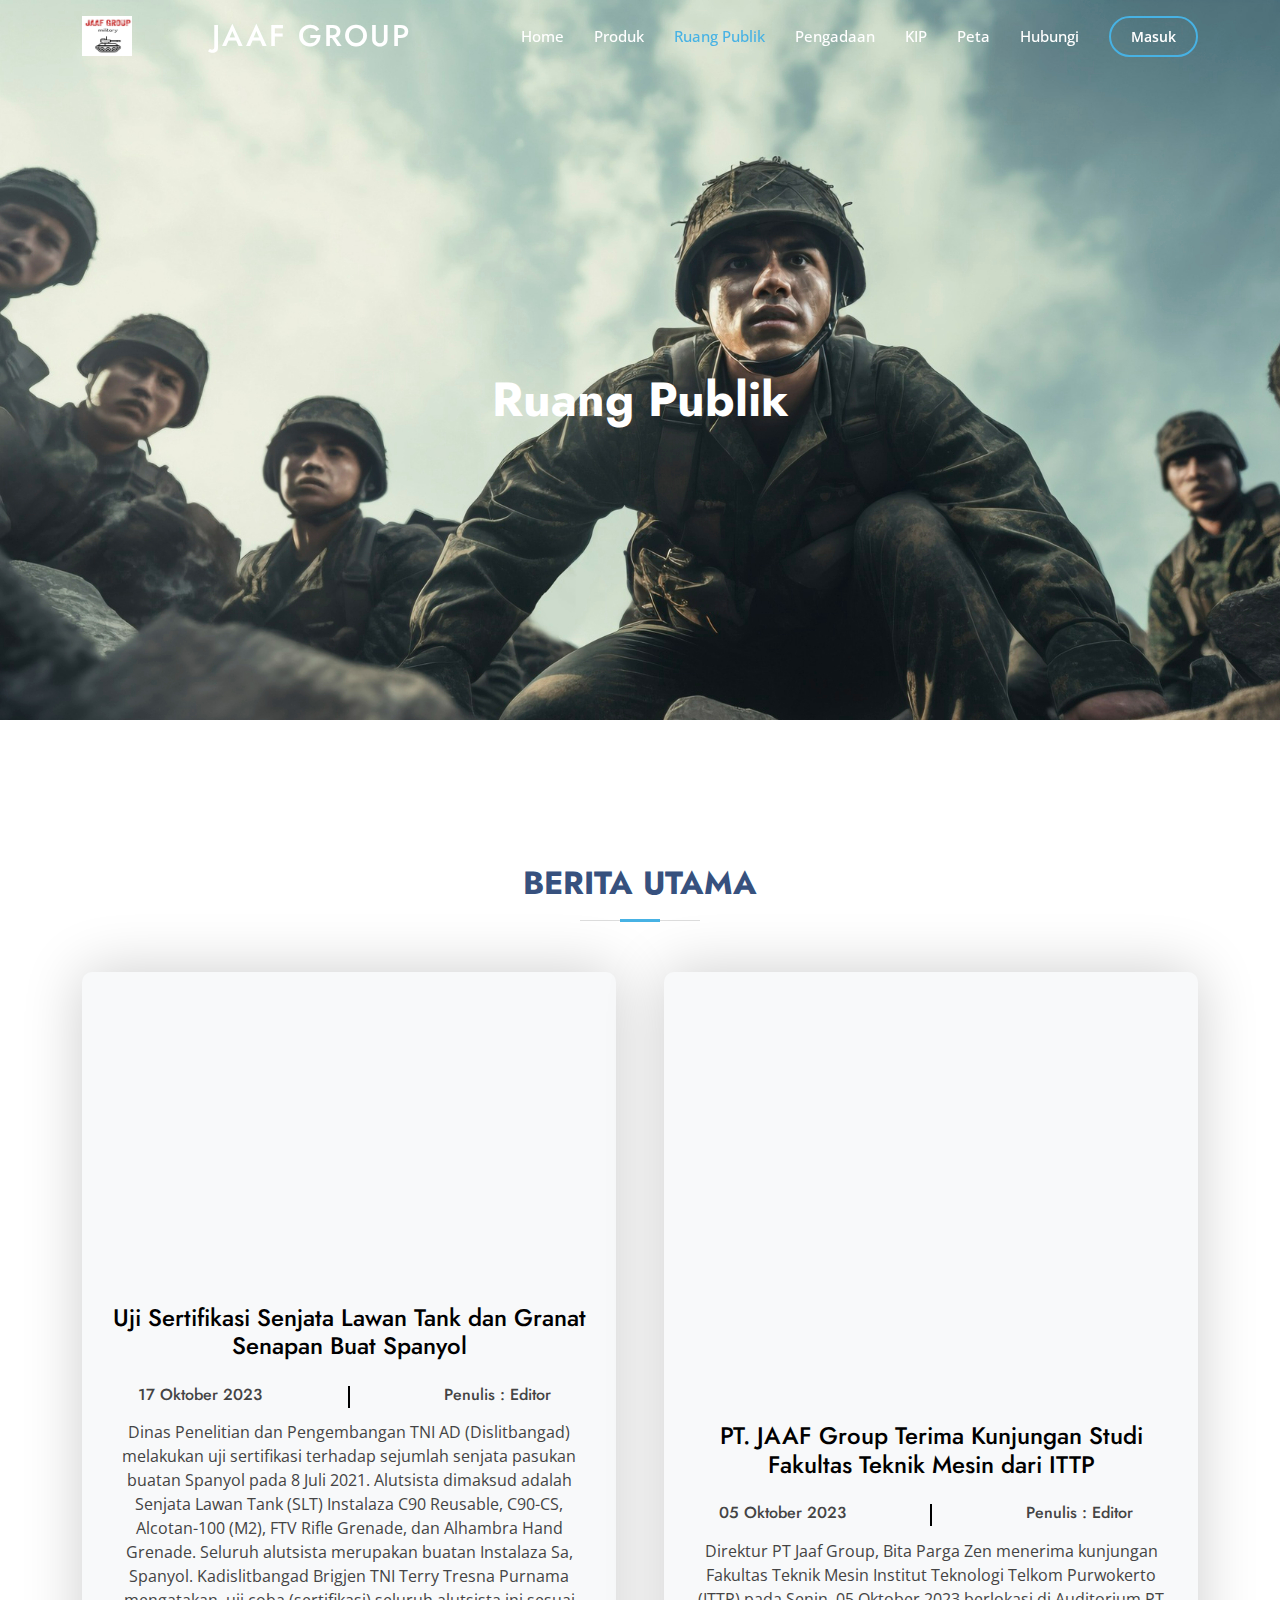
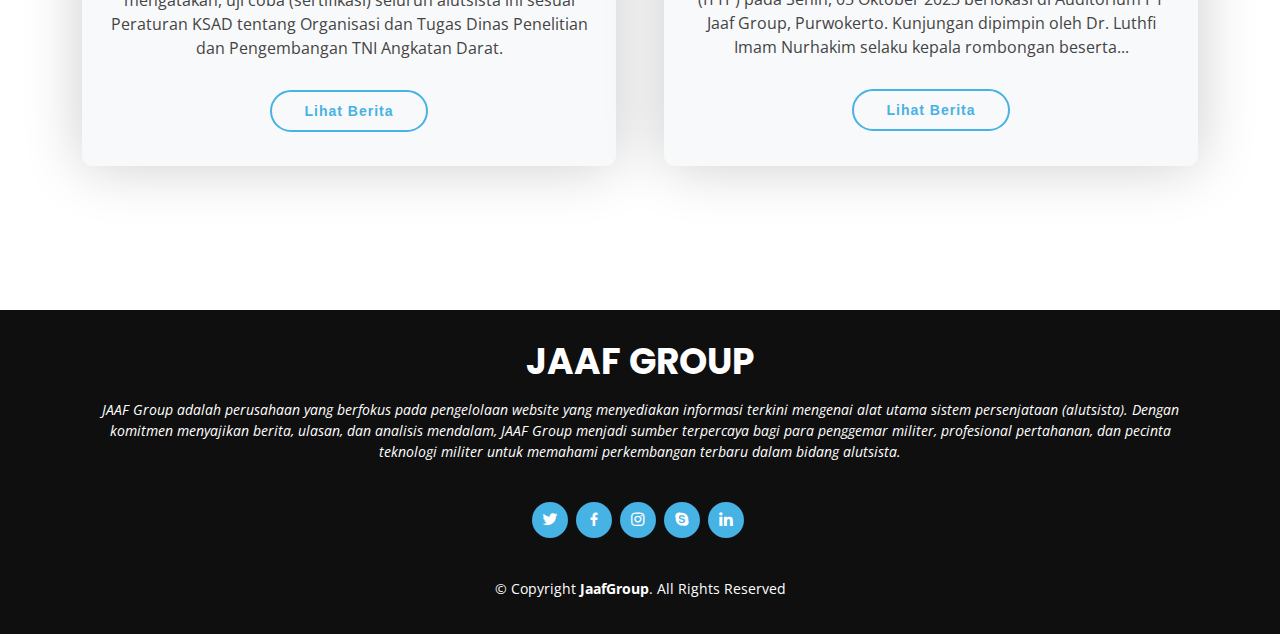
<file: ruang-publik.html>
<!doctype html>
<html lang="en">

<head>
    <meta charset="utf-8" />
    <meta name="viewport" content="width=device-width, initial-scale=1" />
    <link href="https://cdn.jsdelivr.net/npm/bootstrap@5.1.3/dist/css/bootstrap.min.css" rel="stylesheet" />
    <title>PT. JAAF GROUP</title>
    <meta content="" name="description" />
    <meta content="" name="keywords" />

    <!-- Favicons -->
    <link href="images/logo.jpeg" rel="icon" />
    <link href="assets/img/apple-touch-icon.png" rel="apple-touch-icon" />

    <!-- Google Fonts -->
    <link
        href="https://fonts.googleapis.com/css?family=Open+Sans:300,300i,400,400i,600,600i,700,700i|Jost:300,300i,400,400i,500,500i,600,600i,700,700i|Poppins:300,300i,400,400i,500,500i,600,600i,700,700i"
        rel="stylesheet" />

        <!-- Libraries Stylesheet -->
        <link href="assets/lib/animate/animate.min.css" rel="stylesheet">
        <link href="assets/lib/owlcarousel/assets/owl.carousel.min.css" rel="stylesheet">


    <!-- Vendor CSS Files -->
    <link href="assets/vendor/aos/aos.css" rel="stylesheet" />
    <link href="assets/vendor/bootstrap/css/bootstrap.min.css" rel="stylesheet" />
    <link href="assets/vendor/bootstrap-icons/bootstrap-icons.css" rel="stylesheet" />
    <link href="assets/vendor/boxicons/css/boxicons.min.css" rel="stylesheet" />
    <link href="assets/vendor/glightbox/css/glightbox.min.css" rel="stylesheet" />
    <link href="assets/vendor/remixicon/remixicon.css" rel="stylesheet" />
    <link href="assets/vendor/swiper/swiper-bundle.min.css" rel="stylesheet" />

    <!-- Template Main CSS File -->
    <link href="assets/css/style.css" rel="stylesheet" />


</head>

<body>
    <!-- ======= Header ======= -->
    <header id="header" class="fixed-top">
        <div class="container d-flex align-items-center">
            <a href="index.html" class="logo me-auto"><img src="images/logo.jpeg" alt="logo" width="50" height="50"
                    class="img-fluid"></a>
            <h1 class="logo me-auto"><a href="index.html">JAAF GROUP</a></h1>

            <nav id="navbar" class="navbar">
                <ul>
                    <li><a class="nav-link scrollto" href="index.html">Home</a></li>
                    <li><a class="nav-link scrollto" href="produk.html">Produk</a></li>
                    <li><a class="nav-link scrollto active" href="ruang-publik.html">Ruang Publik</a></li>
                    <li><a class="nav-link scrollto" href="pengadaan.html">Pengadaan</a></li>
                    <li><a class="nav-link scrollto" href="kip.html">KIP</a></li>
                    <li><a class="nav-link scrollto" href="peta.html">Peta</a></li>
                    <li><a class="nav-link scrollto" href="hubungi.html">Hubungi</a></li>
                    <li><a class="getstarted scrollto" href="login.html">Masuk</a></li>
                </ul>
            </nav>
            <!-- .navbar -->
        </div>
    </header>
    <!-- End Header -->

    <!-- ======= Hero Section ======= -->
    <section id="hero" class="d-flex align-items-center"
        style="background-image: url(images/bg5.jpg);">

        <div class="container">
            <div class="row">
                <div class="justify-content-center section-title" data-aos="fade-up" data-aos-delay="200">
                    <br><br>
                    <h1>Ruang Publik</h1>
                    <!-- <h2>Senjata yang menarik adalah inovatif, akurat, dan efektif dalam menjalankan fungsinya. Dengan desain ergonomis dan teknologi canggih, senjata ini memberikan performa maksimal dalam situasi apapun. Kekuatan, presisi, dan daya tembaknya membuatnya menjadi pilihan utama bagi para profesional pertahanan atau pecinta senjata yang menghargai kualitas dan performa yang unggul.</h2> -->
                </div>
                <!-- <div class="col-lg-6 order-1 order-lg-2 hero-img" data-aos="zoom-in" data-aos-delay="200">
              <img src="images/tni_bersenjata.png" class="img-fluid animated" alt="">
            </div> -->
            </div>
        </div>
    </section><!-- End Hero -->

    <!-- Services Start -->
    <div class="container-fluid services py-5 my-5">
        <div class="container py-5">
            <div class="section-title">
                <h2>Berita Utama</h2>
            </div>
            <div class="row g-5 services-inner">
                <div class="col-md-6 col-lg-6 wow fadeIn" data-wow-delay=".3s">
                    <div class="services-item bg-light">
                        <div class="p-4 text-center services-content">
                            <div class="services-content-icon">
                                <div data-aos="zoom-in" data-aos-delay="200">
                                    <img src="images/berita/berita1.jpg" alt="" class="img-fluid rounded">
                                </div>
                                <h4 class="mb-3 text-black mt-4">Uji Sertifikasi Senjata Lawan Tank dan Granat Senapan Buat Spanyol</h4>
                                <div class="row mt-4">
                                    <div class="col-5">
                                        <h6>17 Oktober 2023</h6>
                                    </div>
                                    <div class="col-2">
                                        <i style="border-right: 2px solid black;"></i>
                                    </div>
                                    <div class="col-5">
                                        <h6>Penulis : Editor</h6>
                                    </div>
                                </div>
                                <p class="mb-4 mt-2">Dinas Penelitian dan Pengembangan TNI AD (Dislitbangad) melakukan uji
                                    sertifikasi terhadap sejumlah senjata pasukan buatan Spanyol pada 8 Juli 2021.
                                    Alutsista dimaksud adalah Senjata Lawan Tank (SLT) Instalaza C90 Reusable, C90-CS,
                                    Alcotan-100 (M2), FTV Rifle Grenade, dan Alhambra Hand Grenade.
                                    Seluruh alutsista merupakan buatan Instalaza Sa, Spanyol.
                                    Kadislitbangad Brigjen TNI Terry Tresna Purnama mengatakan, uji coba (sertifikasi)
                                    seluruh alutsista ini sesuai Peraturan KSAD tentang Organisasi dan Tugas Dinas
                                    Penelitian dan Pengembangan TNI Angkatan Darat.</p>
                                    <a href="#" class="btn-learn-more">Lihat Berita</a>
                            </div>
                        </div>
                    </div>
                </div>
                <div class="col-md-6 col-lg-6 wow fadeIn" data-wow-delay=".5s">
                    <div class="services-item bg-light">
                        <div class="p-4 text-center services-content">
                            <div class="services-content-icon">
                                <div data-aos="zoom-in" data-aos-delay="200">
                                    <img src="images/berita/berita2.jpg" alt="" class="img-fluid rounded">
                                </div>
                                <h4 class="mb-3 text-black mt-4">PT. JAAF Group Terima Kunjungan Studi Fakultas Teknik Mesin dari ITTP
                                </h4>
                                <div class="row mt-4">
                                    <div class="col-5">
                                        <h6>05 Oktober 2023</h6>
                                    </div>
                                    <div class="col-2">
                                        <i style="border-right: 2px solid black;"></i>
                                    </div>
                                    <div class="col-5">
                                        <h6>Penulis : Editor</h6>
                                    </div>
                                </div>
                                <p class="mb-4 mt-2">Direktur PT Jaaf Group, Bita Parga Zen menerima kunjungan Fakultas
                                    Teknik Mesin Institut Teknologi Telkom Purwokerto (ITTP) pada Senin, 05 Oktober 2023
                                    berlokasi di Auditorium PT Jaaf Group, Purwokerto.
                                    Kunjungan dipimpin oleh Dr. Luthfi Imam Nurhakim selaku kepala rombongan beserta...
                                </p>
                                <a href="#" class="btn-learn-more">Lihat Berita</a>
                            </div>
                        </div>
                    </div>
                </div>
            </div>
        </div>
    </div>
    <!-- Services End -->

    <!-- ======= Footer ======= -->
    <footer id="footer">
        <div class="container">
            <h3>JAAF GROUP</h3>
            <p>JAAF Group adalah perusahaan yang berfokus pada pengelolaan
                website yang menyediakan informasi terkini mengenai alat utama
                sistem persenjataan (alutsista). Dengan komitmen menyajikan
                berita, ulasan, dan analisis mendalam, JAAF Group menjadi sumber
                terpercaya bagi para penggemar militer, profesional pertahanan,
                dan pecinta teknologi militer untuk memahami perkembangan terbaru
                dalam bidang alutsista.</p>
            <div class="social-links">
                <a href="#" class="twitter"><i class="bx bxl-twitter"></i></a>
                <a href="#" class="facebook"><i class="bx bxl-facebook"></i></a>
                <a href="https://instagram.com/jaozaqz?igshid=NzZlODBkYWE4Ng==" class="instagram"><i
                        class="bx bxl-instagram"></i></a>
                <a href="#" class="google-plus"><i class="bx bxl-skype"></i></a>
                <a href="https://www.linkedin.com/in/jaoza-haqquesda-daffa-9a411a152/" class="linkedin"><i
                        class="bx bxl-linkedin"></i></a>
            </div>
            <div class="copyright">
                &copy; Copyright <strong><span>JaafGroup</span></strong>. All Rights Reserved
            </div>
        </div>
    </footer><!-- End Footer -->

    <div id="preloader"></div>
    <a href="#" class="back-to-top d-flex align-items-center justify-content-center"><i
            class="bi bi-arrow-up-short"></i></a>

    <!-- Vendor JS Files -->
    <script src="assets/vendor/aos/aos.js"></script>
    <script src="assets/vendor/bootstrap/js/bootstrap.bundle.min.js"></script>
    <script src="assets/vendor/glightbox/js/glightbox.min.js"></script>
    <script src="assets/vendor/isotope-layout/isotope.pkgd.min.js"></script>
    <script src="assets/vendor/swiper/swiper-bundle.min.js"></script>
    <script src="assets/vendor/waypoints/noframework.waypoints.js"></script>
    <script src="assets/vendor/php-email-form/validate.js"></script>
    <script src="assets/lib/owlcarousel/owl.carousel.min.js"></script>

 



    <!-- Template Main JS File -->
    <script src="assets/js/main.js"></script>

    <script src="https://ajax.googleapis.com/ajax/libs/jquery/3.6.4/jquery.min.js"></script>


    <script src="https://cdn.jsdelivr.net/npm/bootstrap@5.1.3/dist/js/bootstrap.bundle.min.js"></script>
</body>

</html>
</file>
<file: assets/css/style.css>
/**
* Template Name: Arsha
* Updated: Sep 18 2023 with Bootstrap v5.3.2
* Template URL: https://bootstrapmade.com/arsha-free-bootstrap-html-template-corporate/
* Author: BootstrapMade.com
* License: https://bootstrapmade.com/license/
*/

/*--------------------------------------------------------------
# General
--------------------------------------------------------------*/
body {
  font-family: "Open Sans", sans-serif;
  color: #444444;
}

a {
  color: #47b2e4;
  text-decoration: none;
}

a:hover {
  color: #73c5eb;
  text-decoration: none;
}

h1,
h2,
h3,
h4,
h5,
h6 {
  font-family: "Jost", sans-serif;
}

/*--------------------------------------------------------------
# Preloader
--------------------------------------------------------------*/
#preloader {
  position: fixed;
  top: 0;
  left: 0;
  right: 0;
  bottom: 0;
  z-index: 9999;
  overflow: hidden;
  background: #37517e;
}

#preloader:before {
  content: "";
  position: fixed;
  top: calc(50% - 30px);
  left: calc(50% - 30px);
  border: 6px solid #37517e;
  border-top-color: #fff;
  border-bottom-color: #fff;
  border-radius: 50%;
  width: 60px;
  height: 60px;
  animation: animate-preloader 1s linear infinite;
}

@keyframes animate-preloader {
  0% {
    transform: rotate(0deg);
  }

  100% {
    transform: rotate(360deg);
  }
}

/*--------------------------------------------------------------
# Back to top button
--------------------------------------------------------------*/
.back-to-top {
  position: fixed;
  visibility: hidden;
  opacity: 0;
  right: 15px;
  bottom: 15px;
  z-index: 996;
  background: #47b2e4;
  width: 40px;
  height: 40px;
  border-radius: 50px;
  transition: all 0.4s;
}

.back-to-top i {
  font-size: 24px;
  color: #fff;
  line-height: 0;
}

.back-to-top:hover {
  background: #6bc1e9;
  color: #fff;
}

.back-to-top.active {
  visibility: visible;
  opacity: 1;
}

/*--------------------------------------------------------------
# Header
--------------------------------------------------------------*/
#header {
  transition: all 0.5s;
  z-index: 997;
  padding: 15px 0;
}

#header.header-scrolled,
#header.header-inner-pages {
  background: #000;
}

#header .logo {
  font-size: 30px;
  margin: 0;
  padding: 0;
  line-height: 1;
  font-weight: 500;
  letter-spacing: 2px;
  text-transform: uppercase;
}

#header .logo a {
  color: #fff;
}

#header .logo img {
  max-height: 40px;
}

/*--------------------------------------------------------------
# Navigation Menu
--------------------------------------------------------------*/
/**
* Desktop Navigation 
*/
.navbar {
  padding: 0;
}

.navbar ul {
  margin: 0;
  padding: 0;
  display: flex;
  list-style: none;
  align-items: center;
}

.navbar li {
  position: relative;
}

.navbar a,
.navbar a:focus {
  display: flex;
  align-items: center;
  justify-content: space-between;
  padding: 10px 0 10px 30px;
  font-size: 15px;
  font-weight: 500;
  color: #fff;
  white-space: nowrap;
  transition: 0.3s;
}

.navbar a i,
.navbar a:focus i {
  font-size: 12px;
  line-height: 0;
  margin-left: 5px;
}

.navbar a:hover,
.navbar .active,
.navbar .active:focus,
.navbar li:hover>a {
  color: #47b2e4;
}

.navbar .getstarted,
.navbar .getstarted:focus {
  padding: 8px 20px;
  margin-left: 30px;
  border-radius: 50px;
  color: #fff;
  font-size: 14px;
  border: 2px solid #47b2e4;
  font-weight: 600;
}

.navbar .getstarted:hover,
.navbar .getstarted:focus:hover {
  color: #fff;
  background: #31a9e1;
}

.navbar .dropdown ul {
  display: block;
  position: absolute;
  left: 14px;
  top: calc(100% + 30px);
  margin: 0;
  padding: 10px 0;
  z-index: 99;
  opacity: 0;
  visibility: hidden;
  background: #fff;
  box-shadow: 0px 0px 30px rgba(127, 137, 161, 0.25);
  transition: 0.3s;
  border-radius: 4px;
}

.navbar .dropdown ul li {
  min-width: 200px;
}

.navbar .dropdown ul a {
  padding: 10px 20px;
  font-size: 14px;
  text-transform: none;
  font-weight: 500;
  color: #0c3c53;
}

.navbar .dropdown ul a i {
  font-size: 12px;
}

.navbar .dropdown ul a:hover,
.navbar .dropdown ul .active:hover,
.navbar .dropdown ul li:hover>a {
  color: #47b2e4;
}

.navbar .dropdown:hover>ul {
  opacity: 1;
  top: 100%;
  visibility: visible;
}

.navbar .dropdown .dropdown ul {
  top: 0;
  left: calc(100% - 30px);
  visibility: hidden;
}

.navbar .dropdown .dropdown:hover>ul {
  opacity: 1;
  top: 0;
  left: 100%;
  visibility: visible;
}

@media (max-width: 1366px) {
  .navbar .dropdown .dropdown ul {
    left: -90%;
  }

  .navbar .dropdown .dropdown:hover>ul {
    left: -100%;
  }
}

/**
* Mobile Navigation 
*/
.mobile-nav-toggle {
  color: #fff;
  font-size: 28px;
  cursor: pointer;
  display: none;
  line-height: 0;
  transition: 0.5s;
}

.mobile-nav-toggle.bi-x {
  color: #fff;
}

@media (max-width: 991px) {
  .mobile-nav-toggle {
    display: block;
  }

  .navbar ul {
    display: none;
  }
}

.navbar-mobile {
  position: fixed;
  overflow: hidden;
  top: 0;
  right: 0;
  left: 0;
  bottom: 0;
  background: rgba(40, 58, 90, 0.9);
  transition: 0.3s;
  z-index: 999;
}

.navbar-mobile .mobile-nav-toggle {
  position: absolute;
  top: 15px;
  right: 15px;
}

.navbar-mobile ul {
  display: block;
  position: absolute;
  top: 55px;
  right: 15px;
  bottom: 15px;
  left: 15px;
  padding: 10px 0;
  border-radius: 10px;
  background-color: #fff;
  overflow-y: auto;
  transition: 0.3s;
}

.navbar-mobile a,
.navbar-mobile a:focus {
  padding: 10px 20px;
  font-size: 15px;
  color: #37517e;
}

.navbar-mobile a:hover,
.navbar-mobile .active,
.navbar-mobile li:hover>a {
  color: #47b2e4;
}

.navbar-mobile .getstarted,
.navbar-mobile .getstarted:focus {
  margin: 15px;
  color: #37517e;
}

.navbar-mobile .dropdown ul {
  position: static;
  display: none;
  margin: 10px 20px;
  padding: 10px 0;
  z-index: 99;
  opacity: 1;
  visibility: visible;
  background: #fff;
  box-shadow: 0px 0px 30px rgba(127, 137, 161, 0.25);
}

.navbar-mobile .dropdown ul li {
  min-width: 200px;
}

.navbar-mobile .dropdown ul a {
  padding: 10px 20px;
}

.navbar-mobile .dropdown ul a i {
  font-size: 12px;
}

.navbar-mobile .dropdown ul a:hover,
.navbar-mobile .dropdown ul .active:hover,
.navbar-mobile .dropdown ul li:hover>a {
  color: #47b2e4;
}

.navbar-mobile .dropdown>.dropdown-active {
  display: block;
  visibility: visible !important;
}

/*--------------------------------------------------------------
# Hero Section
--------------------------------------------------------------*/
#hero {
  width: 100%;
  height: 80vh;
  background: #37517e;
}

#hero .container {
  padding-top: 72px;
}

#hero h1 {
  margin: 0 0 10px 0;
  font-size: 48px;
  font-weight: 700;
  line-height: 56px;
  color: #fff;
}

#hero h2 {
  color: rgba(255, 255, 255, 0.6);
  margin-bottom: 50px;
  font-size: 24px;
}

#hero .btn-get-started {
  font-family: "Jost", sans-serif;
  font-weight: 500;
  font-size: 16px;
  letter-spacing: 1px;
  display: inline-block;
  padding: 10px 28px 11px 28px;
  border-radius: 50px;
  transition: 0.5s;
  margin: 10px 0 0 0;
  color: #fff;
  background: #47b2e4;
}

#hero .btn-get-started:hover {
  background: #209dd8;
}

#hero .btn-watch-video {
  font-size: 16px;
  display: flex;
  align-items: center;
  transition: 0.5s;
  margin: 10px 0 0 25px;
  color: #fff;
  line-height: 1;
}

#hero .btn-watch-video i {
  line-height: 0;
  color: #fff;
  font-size: 32px;
  transition: 0.3s;
  margin-right: 8px;
}

#hero .btn-watch-video:hover i {
  color: #47b2e4;
}

#hero .animated {
  animation: up-down 2s ease-in-out infinite alternate-reverse both;
}

@media (max-width: 991px) {
  #hero {
    height: 100vh;
    text-align: center;
  }

  #hero .animated {
    animation: none;
  }

  #hero .hero-img {
    text-align: center;
  }

  #hero .hero-img img {
    width: 50%;
  }
}

@media (max-width: 768px) {
  #hero h1 {
    font-size: 28px;
    line-height: 36px;
  }

  #hero h2 {
    font-size: 18px;
    line-height: 24px;
    margin-bottom: 30px;
  }

  #hero .hero-img img {
    width: 70%;
  }
}

@media (max-width: 575px) {
  #hero .hero-img img {
    width: 80%;
  }

  #hero .btn-get-started {
    font-size: 16px;
    padding: 10px 24px 11px 24px;
  }
}

@keyframes up-down {
  0% {
    transform: translateY(10px);
  }

  100% {
    transform: translateY(-10px);
  }
}

/*--------------------------------------------------------------
# Sections General
--------------------------------------------------------------*/
section {
  padding: 60px 0;
  overflow: hidden;
}

.section-bg {
  background-color: #f3f5fa;
}

.section-title {
  text-align: center;
  padding-bottom: 30px;
}

.section-title h2 {
  font-size: 32px;
  font-weight: bold;
  text-transform: uppercase;
  margin-bottom: 20px;
  padding-bottom: 20px;
  position: relative;
  color: #37517e;
}

.section-title h2::before {
  content: "";
  position: absolute;
  display: block;
  width: 120px;
  height: 1px;
  background: #ddd;
  bottom: 1px;
  left: calc(50% - 60px);
}

.section-title h2::after {
  content: "";
  position: absolute;
  display: block;
  width: 40px;
  height: 3px;
  background: #47b2e4;
  bottom: 0;
  left: calc(50% - 20px);
}

.section-title p {
  margin-bottom: 0;
}

/*--------------------------------------------------------------
# Clients
--------------------------------------------------------------*/
.clients {
  padding: 12px 0;
  text-align: center;
}

.clients img {
  max-width: 45%;
  transition: all 0.4s ease-in-out;
  display: inline-block;
  padding: 15px 0;
  filter: grayscale(100);
}

.clients img:hover {
  filter: none;
  transform: scale(1.1);
}

@media (max-width: 768px) {
  .clients img {
    max-width: 40%;
  }
}

/*--------------------------------------------------------------
# About Us
--------------------------------------------------------------*/
.about .content h3 {
  font-weight: 600;
  font-size: 26px;
}

.about .content ul {
  list-style: none;
  padding: 0;
}

.about .content ul li {
  padding-left: 28px;
  position: relative;
}

.about .content ul li+li {
  margin-top: 10px;
}

.about .content ul i {
  position: absolute;
  left: 0;
  top: 2px;
  font-size: 20px;
  color: #47b2e4;
  line-height: 1;
}

.about .content p:last-child {
  margin-bottom: 0;
}

.btn-learn-more{
  font-family: "Raleway", sans-serif;
  font-weight: 600;
  font-size: 14px;
  letter-spacing: 1px;
  display: inline-block;
  padding: 12px 32px;
  border-radius: 50px;
  transition: 0.3s;
  line-height: 1;
  color: #47b2e4;
  animation-delay: 0.8s;
  margin-top: 6px;
  border: 2px solid #47b2e4;
}

.btn-learn-more:hover{
  background: #47b2e4;
  color: #fff;
  text-decoration: none;
}

.about .content .btn-learn-more {
  font-family: "Poppins", sans-serif;
  font-weight: 500;
  font-size: 14px;
  letter-spacing: 1px;
  display: inline-block;
  padding: 12px 32px;
  border-radius: 4px;
  transition: 0.3s;
  line-height: 1;
  color: #47b2e4;
  animation-delay: 0.8s;
  margin-top: 6px;
  border: 2px solid #47b2e4;
}

.about .content .btn-learn-more:hover {
  background: #47b2e4;
  color: #fff;
  text-decoration: none;
}

/*--------------------------------------------------------------
# Why Us
--------------------------------------------------------------*/
.why-us .content {
  padding: 60px 100px 0 100px;
}

.why-us .content h3 {
  font-weight: 400;
  font-size: 34px;
  color: #37517e;
}

.why-us .content h4 {
  font-size: 20px;
  font-weight: 700;
  margin-top: 5px;
}

.why-us .content p {
  font-size: 15px;
  color: #848484;
}

.why-us .img {
  background-size: contain;
  background-repeat: no-repeat;
  background-position: center center;
}

.why-us .accordion-list {
  padding: 0 100px 60px 100px;
}

.why-us .accordion-list ul {
  padding: 0;
  list-style: none;
}

.why-us .accordion-list li+li {
  margin-top: 15px;
}

.why-us .accordion-list li {
  padding: 20px;
  background: #fff;
  border-radius: 4px;
}

.why-us .accordion-list a {
  display: block;
  position: relative;
  font-family: "Poppins", sans-serif;
  font-size: 16px;
  line-height: 24px;
  font-weight: 500;
  padding-right: 30px;
  outline: none;
  cursor: pointer;
}

.why-us .accordion-list span {
  color: #47b2e4;
  font-weight: 600;
  font-size: 18px;
  padding-right: 10px;
}

.why-us .accordion-list i {
  font-size: 24px;
  position: absolute;
  right: 0;
  top: 0;
}

.why-us .accordion-list p {
  margin-bottom: 0;
  padding: 10px 0 0 0;
}

.why-us .accordion-list .icon-show {
  display: none;
}

.why-us .accordion-list a.collapsed {
  color: #343a40;
}

.why-us .accordion-list a.collapsed:hover {
  color: #47b2e4;
}

.why-us .accordion-list a.collapsed .icon-show {
  display: inline-block;
}

.why-us .accordion-list a.collapsed .icon-close {
  display: none;
}

@media (max-width: 1024px) {

  .why-us .content,
  .why-us .accordion-list {
    padding-left: 0;
    padding-right: 0;
  }
}

@media (max-width: 992px) {
  .why-us .img {
    min-height: 400px;
  }

  .why-us .content {
    padding-top: 30px;
  }

  .why-us .accordion-list {
    padding-bottom: 30px;
  }
}

@media (max-width: 575px) {
  .why-us .img {
    min-height: 200px;
  }
}

/*--------------------------------------------------------------
# Skills
--------------------------------------------------------------*/
.skills .content h3 {
  font-weight: 700;
  font-size: 32px;
  color: #37517e;
  font-family: "Poppins", sans-serif;
}

.skills .content ul {
  list-style: none;
  padding: 0;
}

.skills .content ul li {
  padding-bottom: 10px;
}

.skills .content ul i {
  font-size: 20px;
  padding-right: 4px;
  color: #47b2e4;
}

.skills .content p:last-child {
  margin-bottom: 0;
}

.skills .progress {
  height: 60px;
  display: block;
  background: none;
  border-radius: 0;
}

.skills .progress .skill {
  padding: 0;
  margin: 0 0 6px 0;
  text-transform: uppercase;
  display: block;
  font-weight: 600;
  font-family: "Poppins", sans-serif;
  color: #37517e;
}

.skills .progress .skill .val {
  float: right;
  font-style: normal;
}

.skills .progress-bar-wrap {
  background: #e8edf5;
  height: 10px;
}

.skills .progress-bar {
  width: 1px;
  height: 10px;
  transition: 0.9s;
  background-color: #4668a2;
}

.services .services-item {
  box-shadow: 0 0 60px rgba(0, 0, 0, .2);
  width: 100%;
  height: 100%;
  border-radius: 10px;
  padding: 10px 0;
  position: relative;
}


.services-content::after {
  position: absolute;
  content: "";
  width: 100%;
  height: 0;
  top: 0;
  left: 0;
  border-radius: 10px 10px 0 0;
  background: #4668a2;
  transition: .5s;
}

.services-content::after {
  top: 0;
  bottom: auto;
  border-radius: 10px 10px 10px 10px;
}

.services-item:hover .services-content::after {
  height: 100%;
  opacity: 1;
  transition: .5s;
}

.services-item:hover .services-content-icon {
  position: relative;
  z-index: 2;
}

.services-item .services-content-icon i,
.services-item .services-content-icon p {
  transition: .5s;
}

.services-item:hover .services-content-icon i {
  color: var(--bs-secondary) !important;
}

.services-item:hover .services-content-icon p {
  color: var(--bs-white);
}

/*** Services End ***/


/*** Testimonial Start ***/

.testimonial-item {
  background: #e3f0eb;

}

.testimonial-carousel .owl-dots {
  margin-top: 15px;
  display: flex;
  align-items: flex-end;
  justify-content: center;
}

.testimonial-carousel .owl-dot {
  position: relative;
  display: inline-block;
  margin: 0 5px;
  width: 15px;
  height: 15px;
  background: #c1dad0;
  border-radius: 15px;
  transition: .5s;
}

.testimonial-carousel .owl-dot.active {
  width: 30px;
  background: var(--bs-primary);
}

.testimonial-carousel .owl-item.center {
  position: relative;
  z-index: 1;
}

.testimonial-carousel .owl-item .testimonial-item {
  transition: .5s;
}

.testimonial-carousel .owl-item.center .testimonial-item {
  background: #FFFFFF !important;
  box-shadow: 0 0 30px #DDDDDD;
}

/*** Testimonial End ***/



/*--------------------------------------------------------------
# Cta
--------------------------------------------------------------*/
.cta {
  background: linear-gradient(rgba(40, 58, 90, 0.9), rgba(40, 58, 90, 0.9)), url("../img/cta-bg.jpg") fixed center center;
  background-size: cover;
  padding: 120px 0;
}

.cta h3 {
  color: #fff;
  font-size: 28px;
  font-weight: 700;
}

.cta p {
  color: #fff;
}

.cta .cta-btn {
  font-family: "Jost", sans-serif;
  font-weight: 500;
  font-size: 16px;
  letter-spacing: 1px;
  display: inline-block;
  padding: 12px 40px;
  border-radius: 50px;
  transition: 0.5s;
  margin: 10px;
  border: 2px solid #fff;
  color: #fff;
}

.cta .cta-btn:hover {
  background: #47b2e4;
  border: 2px solid #47b2e4;
}

@media (max-width: 1024px) {
  .cta {
    background-attachment: scroll;
  }
}

@media (min-width: 769px) {
  .cta .cta-btn-container {
    display: flex;
    align-items: center;
    justify-content: flex-end;
  }
}

/*--------------------------------------------------------------
# Portfolio
--------------------------------------------------------------*/
.portfolio #portfolio-flters {
  list-style: none;
  margin-bottom: 20px;
}

.portfolio #portfolio-flters li {
  cursor: pointer;
  display: inline-block;
  margin: 10px 5px;
  font-size: 15px;
  font-weight: 500;
  line-height: 1;
  color: #444444;
  transition: all 0.3s;
  padding: 8px 20px;
  border-radius: 50px;
  font-family: "Poppins", sans-serif;
}

.portfolio #portfolio-flters li:hover,
.portfolio #portfolio-flters li.filter-active {
  background: #47b2e4;
  color: #fff;
}

.portfolio .portfolio-item {
  margin-bottom: 30px;
}

.portfolio .portfolio-item .portfolio-img {
  overflow: hidden;
}

.portfolio .portfolio-item .portfolio-img img {
  transition: all 0.6s;
}

.portfolio .portfolio-item .portfolio-info {
  opacity: 0;
  position: absolute;
  left: 15px;
  bottom: 0;
  z-index: 3;
  right: 15px;
  transition: all 0.3s;
  background: rgba(55, 81, 126, 0.8);
  padding: 10px 15px;
}

.portfolio .portfolio-item .portfolio-info h4 {
  font-size: 18px;
  color: #fff;
  font-weight: 600;
  color: #fff;
  margin-bottom: 0px;
}

.portfolio .portfolio-item .portfolio-info p {
  color: #f9fcfe;
  font-size: 14px;
  margin-bottom: 0;
  margin-right: 50px;
}

.portfolio .portfolio-item .portfolio-info .preview-link,
.portfolio .portfolio-item .portfolio-info .details-link {
  position: absolute;
  right: 40px;
  font-size: 24px;
  top: calc(50% - 18px);
  color: #fff;
  transition: 0.3s;
}

.portfolio .portfolio-item .portfolio-info .preview-link:hover,
.portfolio .portfolio-item .portfolio-info .details-link:hover {
  color: #47b2e4;
}

.portfolio .portfolio-item .portfolio-info .details-link {
  right: 10px;
}

.portfolio .portfolio-item:hover .portfolio-img img {
  transform: scale(1.15);
}

.portfolio .portfolio-item:hover .portfolio-info {
  opacity: 1;
}

/*--------------------------------------------------------------
# Portfolio Details
--------------------------------------------------------------*/
.portfolio-details {
  padding-top: 40px;
}

.portfolio-details .portfolio-details-slider img {
  width: 100%;
}

.portfolio-details .portfolio-details-slider .swiper-pagination {
  margin-top: 20px;
  position: relative;
}

.portfolio-details .portfolio-details-slider .swiper-pagination .swiper-pagination-bullet {
  width: 12px;
  height: 12px;
  background-color: #fff;
  opacity: 1;
  border: 1px solid #47b2e4;
}

.portfolio-details .portfolio-details-slider .swiper-pagination .swiper-pagination-bullet-active {
  background-color: #47b2e4;
}

.portfolio-details .portfolio-info {
  padding: 30px;
  box-shadow: 0px 0 30px rgba(55, 81, 126, 0.08);
}

.portfolio-details .portfolio-info h3 {
  font-size: 22px;
  font-weight: 700;
  margin-bottom: 20px;
  padding-bottom: 20px;
  border-bottom: 1px solid #eee;
}

.portfolio-details .portfolio-info ul {
  list-style: none;
  padding: 0;
  font-size: 15px;
}

.portfolio-details .portfolio-info ul li+li {
  margin-top: 10px;
}

.portfolio-details .portfolio-description {
  padding-top: 30px;
}

.portfolio-details .portfolio-description h2 {
  font-size: 26px;
  font-weight: 700;
  margin-bottom: 20px;
}

.portfolio-details .portfolio-description p {
  padding: 0;
}

/*--------------------------------------------------------------
# Team
--------------------------------------------------------------*/
.team .member {
  position: relative;
  box-shadow: 0px 2px 15px rgba(0, 0, 0, 0.1);
  padding: 30px;
  border-radius: 5px;
  background: #fff;
  transition: 0.5s;
  height: 100%;
}

.team .member .pic {
  overflow: hidden;
  width: 180px;
  border-radius: 50%;
}

.team .member .pic img {
  transition: ease-in-out 0.3s;
}

.team .member:hover {
  transform: translateY(-10px);
}

.team .member .member-info {
  padding-left: 30px;
}

.team .member h4 {
  font-weight: 700;
  margin-bottom: 5px;
  font-size: 20px;
  color: #37517e;
}

.team .member span {
  display: block;
  font-size: 15px;
  padding-bottom: 10px;
  position: relative;
  font-weight: 500;
}

.team .member span::after {
  content: "";
  position: absolute;
  display: block;
  width: 50px;
  height: 1px;
  background: #cbd6e9;
  bottom: 0;
  left: 0;
}

.team .member p {
  margin: 10px 0 0 0;
  font-size: 14px;
}

.team .member .social {
  margin-top: 12px;
  display: flex;
  align-items: center;
  justify-content: flex-start;
}

.team .member .social a {
  transition: ease-in-out 0.3s;
  display: flex;
  align-items: center;
  justify-content: center;
  border-radius: 50px;
  width: 32px;
  height: 32px;
  background: #eff2f8;
}

.team .member .social a i {
  color: #37517e;
  font-size: 16px;
  margin: 0 2px;
}

.team .member .social a:hover {
  background: #47b2e4;
}

.team .member .social a:hover i {
  color: #fff;
}

.team .member .social a+a {
  margin-left: 8px;
}

/*--------------------------------------------------------------
# Pricing
--------------------------------------------------------------*/
.pricing .row {
  padding-top: 40px;
}

.pricing .box {
  padding: 60px 40px;
  box-shadow: 0 3px 20px -2px rgba(20, 45, 100, 0.1);
  background: #fff;
  height: 100%;
  border-top: 4px solid #fff;
  border-radius: 5px;
}

.pricing h3 {
  font-weight: 500;
  margin-bottom: 15px;
  font-size: 20px;
  color: #37517e;
}

.pricing h4 {
  font-size: 48px;
  color: #37517e;
  font-weight: 400;
  font-family: "Jost", sans-serif;
  margin-bottom: 25px;
}

.pricing h4 sup {
  font-size: 28px;
}

.pricing h4 span {
  color: #47b2e4;
  font-size: 18px;
  display: block;
}

.pricing ul {
  padding: 20px 0;
  list-style: none;
  color: #999;
  text-align: left;
  line-height: 20px;
}

.pricing ul li {
  padding: 10px 0 10px 30px;
  position: relative;
}

.pricing ul i {
  color: #28a745;
  font-size: 24px;
  position: absolute;
  left: 0;
  top: 6px;
}

.pricing ul .na {
  color: #ccc;
}

.pricing ul .na i {
  color: #ccc;
}

.pricing ul .na span {
  text-decoration: line-through;
}

.pricing .buy-btn {
  display: inline-block;
  padding: 12px 35px;
  border-radius: 50px;
  color: #47b2e4;
  transition: none;
  font-size: 16px;
  font-weight: 500;
  font-family: "Jost", sans-serif;
  transition: 0.3s;
  border: 1px solid #47b2e4;
}

.pricing .buy-btn:hover {
  background: #47b2e4;
  color: #fff;
}

.pricing .featured {
  border-top-color: #47b2e4;
}

.pricing .featured .buy-btn {
  background: #47b2e4;
  color: #fff;
}

.pricing .featured .buy-btn:hover {
  background: #23a3df;
}

@media (max-width: 992px) {
  .pricing .box {
    max-width: 60%;
    margin: 0 auto 30px auto;
  }
}

@media (max-width: 767px) {
  .pricing .box {
    max-width: 80%;
    margin: 0 auto 30px auto;
  }
}

@media (max-width: 420px) {
  .pricing .box {
    max-width: 100%;
    margin: 0 auto 30px auto;
  }
}

/*--------------------------------------------------------------
# Frequently Asked Questions
--------------------------------------------------------------*/
.faq .faq-list {
  padding: 0 100px;
}

.faq .faq-list ul {
  padding: 0;
  list-style: none;
}

.faq .faq-list li+li {
  margin-top: 15px;
}

.faq .faq-list li {
  padding: 20px;
  background: #fff;
  border-radius: 4px;
  position: relative;
}

.faq .faq-list a {
  display: block;
  position: relative;
  font-family: "Poppins", sans-serif;
  font-size: 16px;
  line-height: 24px;
  font-weight: 500;
  padding: 0 30px;
  outline: none;
  cursor: pointer;
}

.faq .faq-list .icon-help {
  font-size: 24px;
  position: absolute;
  right: 0;
  left: 20px;
  color: #47b2e4;
}

.faq .faq-list .icon-show,
.faq .faq-list .icon-close {
  font-size: 24px;
  position: absolute;
  right: 0;
  top: 0;
}

.faq .faq-list p {
  margin-bottom: 0;
  padding: 10px 0 0 0;
}

.faq .faq-list .icon-show {
  display: none;
}

.faq .faq-list a.collapsed {
  color: #37517e;
  transition: 0.3s;
}

.faq .faq-list a.collapsed:hover {
  color: #47b2e4;
}

.faq .faq-list a.collapsed .icon-show {
  display: inline-block;
}

.faq .faq-list a.collapsed .icon-close {
  display: none;
}

@media (max-width: 1200px) {
  .faq .faq-list {
    padding: 0;
  }
}

/*--------------------------------------------------------------
# Contact
--------------------------------------------------------------*/
.contact .info {
  border-top: 3px solid #47b2e4;
  border-bottom: 3px solid #47b2e4;
  padding: 30px;
  background: #fff;
  width: 100%;
  box-shadow: 0 0 24px 0 rgba(0, 0, 0, 0.1);
}

.contact .info i {
  font-size: 20px;
  color: #47b2e4;
  float: left;
  width: 44px;
  height: 44px;
  background: #e7f5fb;
  display: flex;
  justify-content: center;
  align-items: center;
  border-radius: 50px;
  transition: all 0.3s ease-in-out;
}

.contact .info h4 {
  padding: 0 0 0 60px;
  font-size: 22px;
  font-weight: 600;
  margin-bottom: 5px;
  color: #37517e;
}

.contact .info p {
  padding: 0 0 10px 60px;
  margin-bottom: 20px;
  font-size: 14px;
  color: #6182ba;
}

.contact .info .email p {
  padding-top: 5px;
}

.contact .info .social-links {
  padding-left: 60px;
}

.contact .info .social-links a {
  font-size: 18px;
  display: inline-block;
  background: #333;
  color: #fff;
  line-height: 1;
  padding: 8px 0;
  border-radius: 50%;
  text-align: center;
  width: 36px;
  height: 36px;
  transition: 0.3s;
  margin-right: 10px;
}

.contact .info .social-links a:hover {
  background: #47b2e4;
  color: #fff;
}

.contact .info .email:hover i,
.contact .info .address:hover i,
.contact .info .phone:hover i {
  background: #47b2e4;
  color: #fff;
}

.contact .php-email-form {
  width: 100%;
  border-top: 3px solid #47b2e4;
  border-bottom: 3px solid #47b2e4;
  padding: 30px;
  background: #fff;
  box-shadow: 0 0 24px 0 rgba(0, 0, 0, 0.12);
}

.contact .php-email-form .form-group {
  padding-bottom: 8px;
}

.contact .php-email-form .validate {
  display: none;
  color: red;
  margin: 0 0 15px 0;
  font-weight: 400;
  font-size: 13px;
}

.contact .php-email-form .error-message {
  display: none;
  color: #fff;
  background: #ed3c0d;
  text-align: left;
  padding: 15px;
  font-weight: 600;
}

.contact .php-email-form .error-message br+br {
  margin-top: 25px;
}

.contact .php-email-form .sent-message {
  display: none;
  color: #fff;
  background: #18d26e;
  text-align: center;
  padding: 15px;
  font-weight: 600;
}

.contact .php-email-form .loading {
  display: none;
  background: #fff;
  text-align: center;
  padding: 15px;
}

.contact .php-email-form .loading:before {
  content: "";
  display: inline-block;
  border-radius: 50%;
  width: 24px;
  height: 24px;
  margin: 0 10px -6px 0;
  border: 3px solid #18d26e;
  border-top-color: #eee;
  animation: animate-loading 1s linear infinite;
}

.contact .php-email-form .form-group {
  margin-bottom: 20px;
}

.contact .php-email-form label {
  padding-bottom: 8px;
}

.contact .php-email-form input,
.contact .php-email-form textarea {
  border-radius: 0;
  box-shadow: none;
  font-size: 14px;
  border-radius: 4px;
}

.contact .php-email-form input:focus,
.contact .php-email-form textarea:focus {
  border-color: #47b2e4;
}

.contact .php-email-form input {
  height: 44px;
}

.contact .php-email-form textarea {
  padding: 10px 12px;
}

.contact .php-email-form button[type=submit] {
  background: #47b2e4;
  border: 0;
  padding: 12px 34px;
  color: #fff;
  transition: 0.4s;
  border-radius: 50px;
}

.contact .php-email-form button[type=submit]:hover {
  background: #209dd8;
}

@keyframes animate-loading {
  0% {
    transform: rotate(0deg);
  }

  100% {
    transform: rotate(360deg);
  }
}

/*--------------------------------------------------------------
# Breadcrumbs
--------------------------------------------------------------*/
.breadcrumbs {
  padding: 15px 0;
  background: #f3f5fa;
  min-height: 40px;
  margin-top: 72px;
}

@media (max-width: 992px) {
  .breadcrumbs {
    margin-top: 68px;
  }
}

.breadcrumbs h2 {
  font-size: 28px;
  font-weight: 600;
  color: #37517e;
}

.breadcrumbs ol {
  display: flex;
  flex-wrap: wrap;
  list-style: none;
  padding: 0 0 10px 0;
  margin: 0;
  font-size: 14px;
}

.breadcrumbs ol li+li {
  padding-left: 10px;
}

.breadcrumbs ol li+li::before {
  display: inline-block;
  padding-right: 10px;
  color: #4668a2;
  content: "/";
}

/*--------------------------------------------------------------
# Footer
--------------------------------------------------------------*/
#footer {
  background: #0f0f0f;
  color: #fff;
  font-size: 14px;
  text-align: center;
  padding: 30px 0;
}

#footer h3 {
  font-size: 36px;
  font-weight: 700;
  color: #fff;
  position: relative;
  font-family: "Poppins", sans-serif;
  padding: 0;
  margin: 0 0 15px 0;
}

#footer p {
  font-size: 15;
  font-style: italic;
  padding: 0;
  margin: 0 0 40px 0;
}

#footer .social-links {
  margin: 0 0 40px 0;
}

#footer .social-links a {
  font-size: 18px;
  display: inline-block;
  background: #47b2e4;
  color: #fff;
  line-height: 1;
  padding: 8px 0;
  margin-right: 4px;
  border-radius: 50%;
  text-align: center;
  width: 36px;
  height: 36px;
  transition: 0.3s;
}

#footer .social-links a:hover {
  background: #47b2e4;
  color: #fff;
  text-decoration: none;
}

#footer .copyright {
  margin: 0 0 5px 0;
}

#footer .credits {
  font-size: 13px;
}

#footer .credits a {
  color: #47b2e4;
  transition: 0.3s;
}

#footer .credits a:hover {
  color: #47b2e4;
}
</file>
